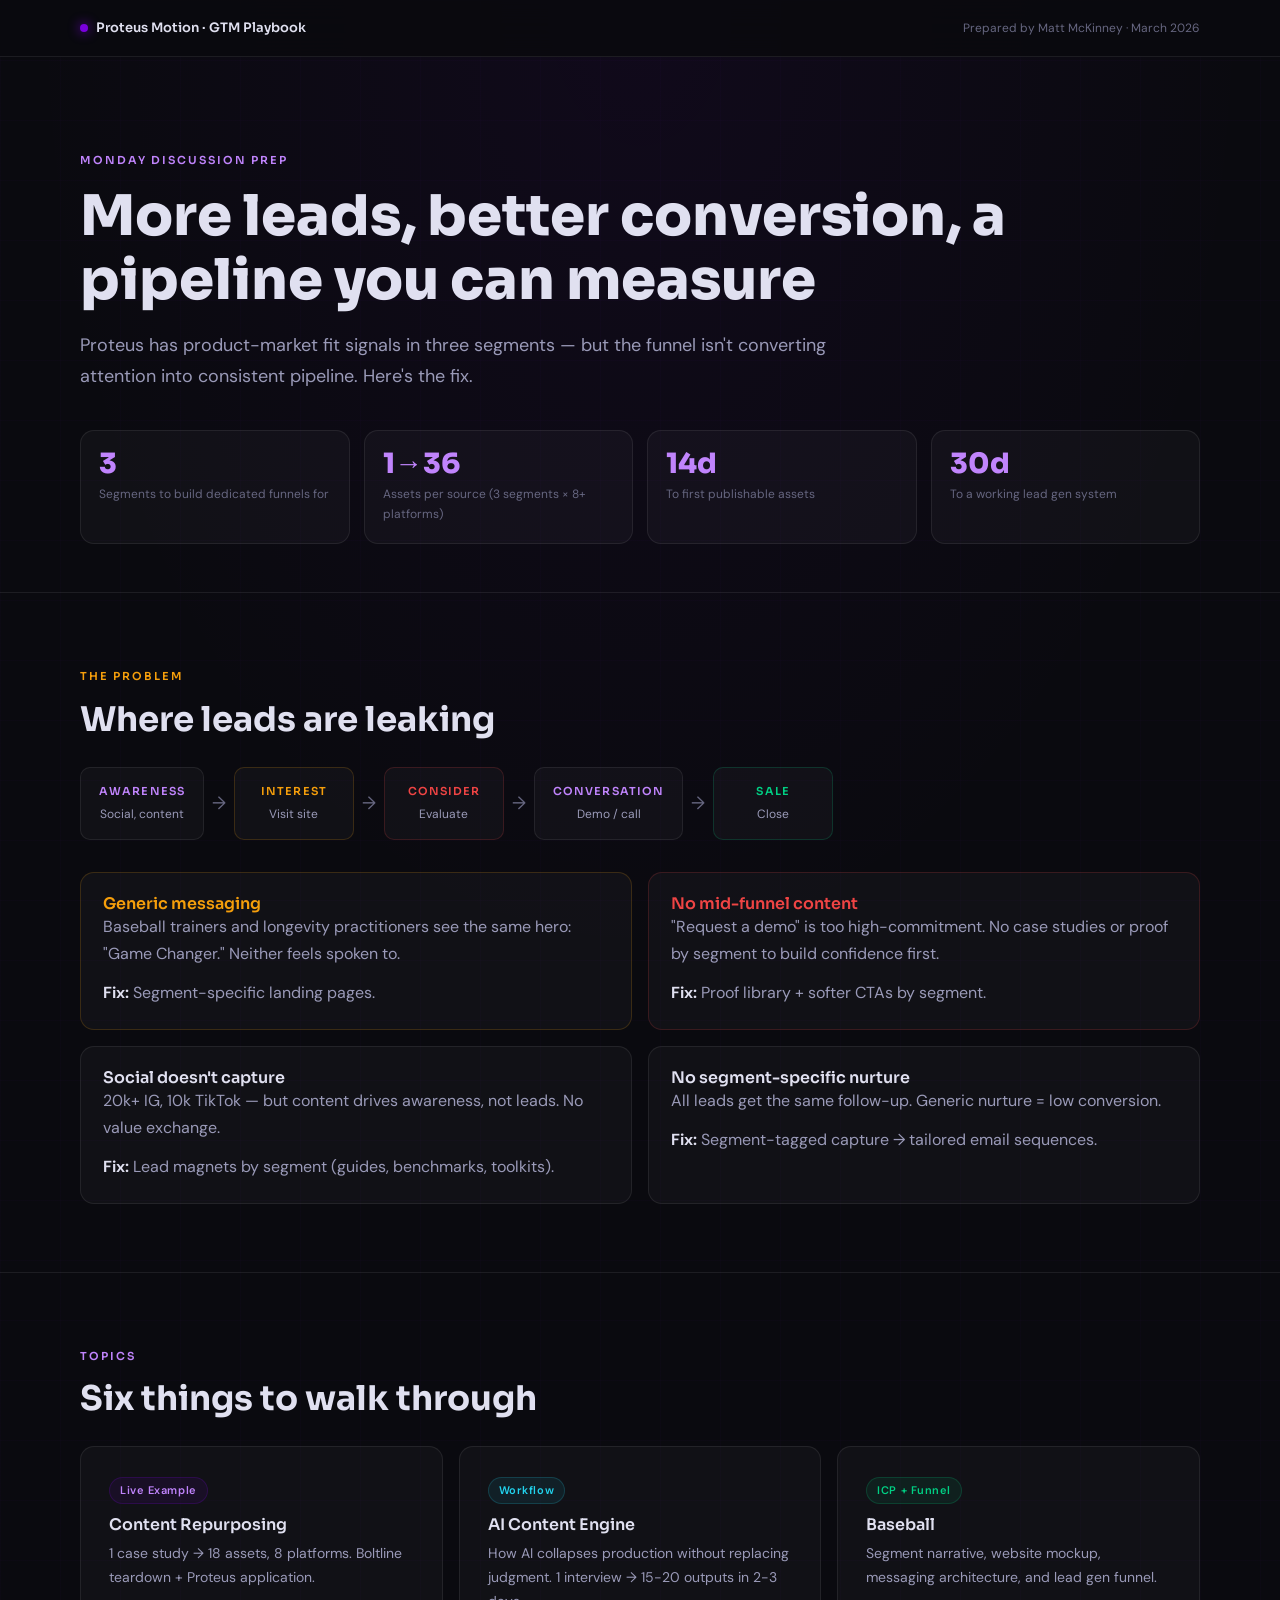
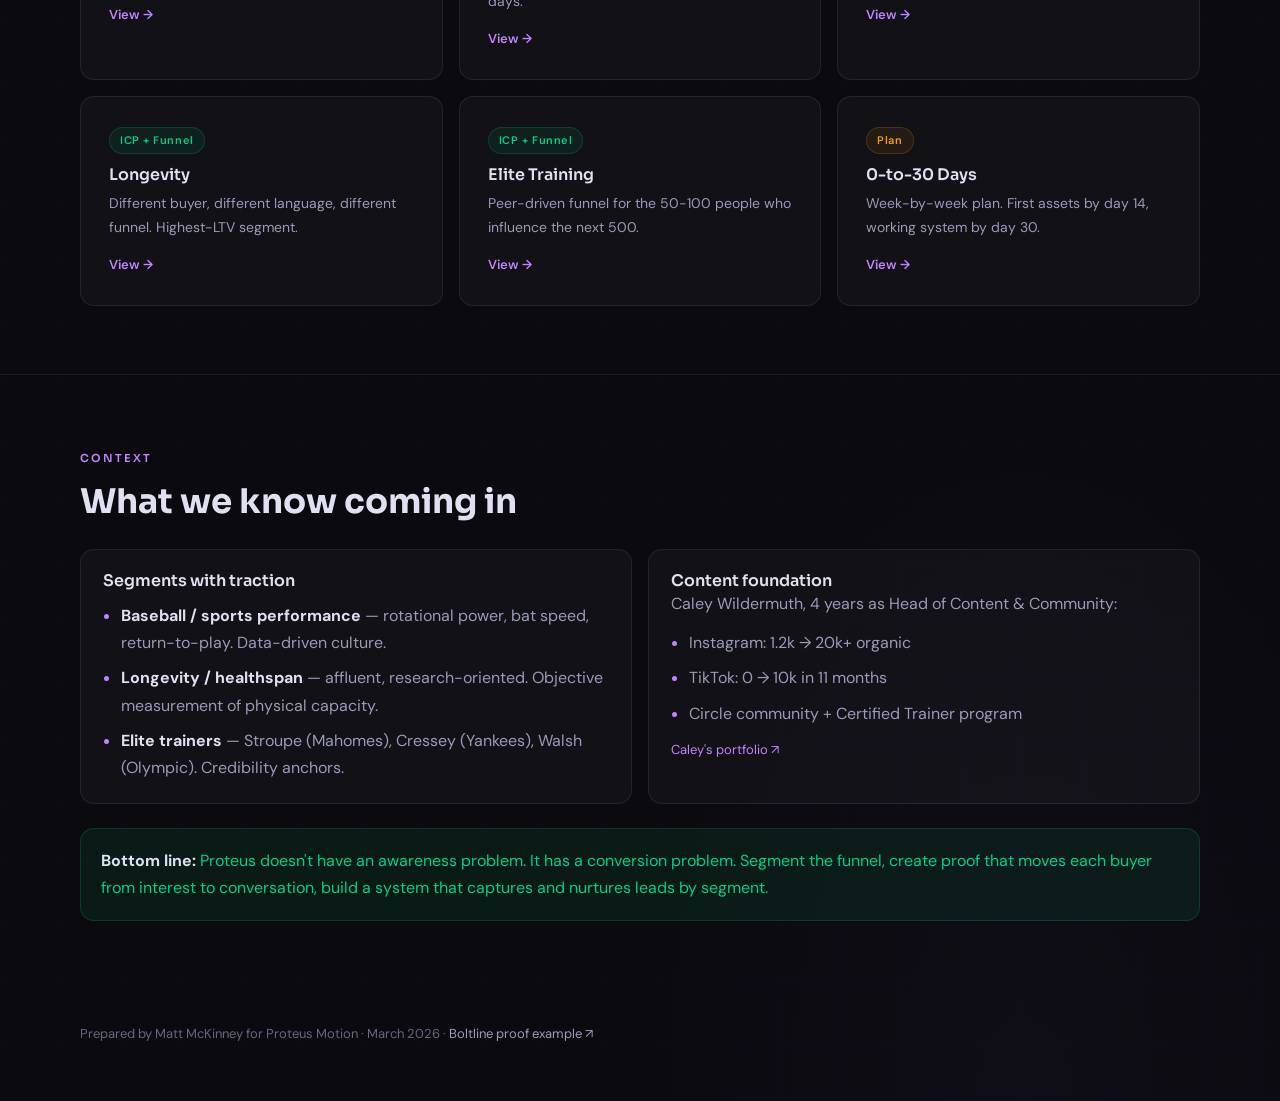
<file: index.html>
<!DOCTYPE html>
<html lang="en">
<head>
  <meta charset="UTF-8" />
  <meta name="viewport" content="width=device-width, initial-scale=1.0" />
  <title>Proteus Motion · GTM Playbook</title>
  <link rel="preconnect" href="https://fonts.googleapis.com" />
  <link rel="preconnect" href="https://fonts.gstatic.com" crossorigin />
  <link href="https://fonts.googleapis.com/css2?family=Sora:wght@300;400;500;600;700;800&family=DM+Sans:wght@300;400;500;600;700&display=swap" rel="stylesheet" />
  <link rel="stylesheet" href="styles.css" />
</head>
<body>
  <nav class="nav">
    <div class="container nav-inner">
      <div class="nav-logo"><span class="dot"></span> Proteus Motion · GTM Playbook</div>
      <div class="nav-note">Prepared by Matt McKinney · March 2026</div>
    </div>
  </nav>

  <header class="hero">
    <div class="container">
      <div class="eyebrow">Monday Discussion Prep</div>
      <h1>More leads, better conversion, a pipeline you can measure</h1>
      <p class="sub">Proteus has product-market fit signals in three segments — but the funnel isn't converting attention into consistent pipeline. Here's the fix.</p>

      <div class="stats">
        <div class="stat">
          <div class="stat-value">3</div>
          <div class="stat-label">Segments to build dedicated funnels for</div>
        </div>
        <div class="stat">
          <div class="stat-value">1&rarr;36</div>
          <div class="stat-label">Assets per source (3 segments &times; 8+ platforms)</div>
        </div>
        <div class="stat">
          <div class="stat-value">14d</div>
          <div class="stat-label">To first publishable assets</div>
        </div>
        <div class="stat">
          <div class="stat-value">30d</div>
          <div class="stat-label">To a working lead gen system</div>
        </div>
      </div>
    </div>
  </header>

  <!-- FUNNEL DIAGNOSIS -->
  <section class="section">
    <div class="container">
      <div class="section-header">
        <div class="eyebrow amber">The Problem</div>
        <h2>Where leads are leaking</h2>
      </div>

      <div class="flow">
        <div class="flow-step"><div class="label">Awareness</div><div class="desc">Social, content</div></div>
        <div class="flow-arrow">&rarr;</div>
        <div class="flow-step" style="border-color:var(--am2);"><div class="label" style="color:var(--am);">Interest</div><div class="desc">Visit site</div></div>
        <div class="flow-arrow">&rarr;</div>
        <div class="flow-step" style="border-color:var(--rd2);"><div class="label" style="color:var(--rd);">Consider</div><div class="desc">Evaluate</div></div>
        <div class="flow-arrow">&rarr;</div>
        <div class="flow-step"><div class="label">Conversation</div><div class="desc">Demo / call</div></div>
        <div class="flow-arrow">&rarr;</div>
        <div class="flow-step" style="border-color:var(--gn2);"><div class="label" style="color:var(--gn);">Sale</div><div class="desc">Close</div></div>
      </div>

      <div class="grid two mt-3">
        <div class="card" style="border-color:var(--am2);">
          <h3 style="color:var(--am);">Generic messaging</h3>
          <p>Baseball trainers and longevity practitioners see the same hero: "Game Changer." Neither feels spoken to.</p>
          <p class="mt-1"><strong>Fix:</strong> Segment-specific landing pages.</p>
        </div>
        <div class="card" style="border-color:var(--rd2);">
          <h3 style="color:var(--rd);">No mid-funnel content</h3>
          <p>"Request a demo" is too high-commitment. No case studies or proof by segment to build confidence first.</p>
          <p class="mt-1"><strong>Fix:</strong> Proof library + softer CTAs by segment.</p>
        </div>
        <div class="card">
          <h3>Social doesn't capture</h3>
          <p>20k+ IG, 10k TikTok — but content drives awareness, not leads. No value exchange.</p>
          <p class="mt-1"><strong>Fix:</strong> Lead magnets by segment (guides, benchmarks, toolkits).</p>
        </div>
        <div class="card">
          <h3>No segment-specific nurture</h3>
          <p>All leads get the same follow-up. Generic nurture = low conversion.</p>
          <p class="mt-1"><strong>Fix:</strong> Segment-tagged capture &rarr; tailored email sequences.</p>
        </div>
      </div>
    </div>
  </section>

  <!-- TOPICS -->
  <section class="section">
    <div class="container">
      <div class="section-header">
        <div class="eyebrow">Topics</div>
        <h2>Six things to walk through</h2>
      </div>

      <div class="grid three" style="grid-template-columns: repeat(3, 1fr);">
        <a class="card-link" href="repurposed-content.html">
          <div class="tag purple">Live Example</div>
          <h3 style="margin-top:12px;">Content Repurposing</h3>
          <p>1 case study &rarr; 18 assets, 8 platforms. Boltline teardown + Proteus application.</p>
          <span class="arrow">View &rarr;</span>
        </a>
        <a class="card-link" href="ai-workflows.html">
          <div class="tag cyan">Workflow</div>
          <h3 style="margin-top:12px;">AI Content Engine</h3>
          <p>How AI collapses production without replacing judgment. 1 interview &rarr; 15-20 outputs in 2-3 days.</p>
          <span class="arrow">View &rarr;</span>
        </a>
        <a class="card-link" href="website-iterations/baseball.html">
          <div class="tag green">ICP + Funnel</div>
          <h3 style="margin-top:12px;">Baseball</h3>
          <p>Segment narrative, website mockup, messaging architecture, and lead gen funnel.</p>
          <span class="arrow">View &rarr;</span>
        </a>
        <a class="card-link" href="website-iterations/longevity.html">
          <div class="tag green">ICP + Funnel</div>
          <h3 style="margin-top:12px;">Longevity</h3>
          <p>Different buyer, different language, different funnel. Highest-LTV segment.</p>
          <span class="arrow">View &rarr;</span>
        </a>
        <a class="card-link" href="website-iterations/elite.html">
          <div class="tag green">ICP + Funnel</div>
          <h3 style="margin-top:12px;">Elite Training</h3>
          <p>Peer-driven funnel for the 50-100 people who influence the next 500.</p>
          <span class="arrow">View &rarr;</span>
        </a>
        <a class="card-link" href="zero-to-thirty.html">
          <div class="tag amber">Plan</div>
          <h3 style="margin-top:12px;">0-to-30 Days</h3>
          <p>Week-by-week plan. First assets by day 14, working system by day 30.</p>
          <span class="arrow">View &rarr;</span>
        </a>
      </div>
    </div>
  </section>

  <!-- CONTEXT -->
  <section class="section">
    <div class="container">
      <div class="section-header">
        <div class="eyebrow">Context</div>
        <h2>What we know coming in</h2>
      </div>

      <div class="grid two">
        <div class="card">
          <h3>Segments with traction</h3>
          <ul class="checklist mt-1">
            <li><strong>Baseball / sports performance</strong> — rotational power, bat speed, return-to-play. Data-driven culture.</li>
            <li><strong>Longevity / healthspan</strong> — affluent, research-oriented. Objective measurement of physical capacity.</li>
            <li><strong>Elite trainers</strong> — Stroupe (Mahomes), Cressey (Yankees), Walsh (Olympic). Credibility anchors.</li>
          </ul>
        </div>
        <div class="card">
          <h3>Content foundation</h3>
          <p>Caley Wildermuth, 4 years as Head of Content & Community:</p>
          <ul class="checklist mt-1">
            <li>Instagram: 1.2k &rarr; 20k+ organic</li>
            <li>TikTok: 0 &rarr; 10k in 11 months</li>
            <li>Circle community + Certified Trainer program</li>
          </ul>
          <p class="meta mt-2"><a href="https://www.contentbycaley.com/pastwork/proteusmotion" target="_blank" rel="noreferrer">Caley's portfolio &nearr;</a></p>
        </div>
      </div>

      <div class="callout green mt-3">
        <p><strong>Bottom line:</strong> Proteus doesn't have an awareness problem. It has a conversion problem. Segment the funnel, create proof that moves each buyer from interest to conversation, build a system that captures and nurtures leads by segment.</p>
      </div>
    </div>
  </section>

  <footer class="footer">
    <div class="container">
      Prepared by Matt McKinney for Proteus Motion &middot; March 2026 &middot; <a href="https://robroyhobbs.github.io/ispace-boltline-content-hub/" target="_blank" rel="noreferrer">Boltline proof example &nearr;</a>
    </div>
  </footer>
</body>
</html>
</file>
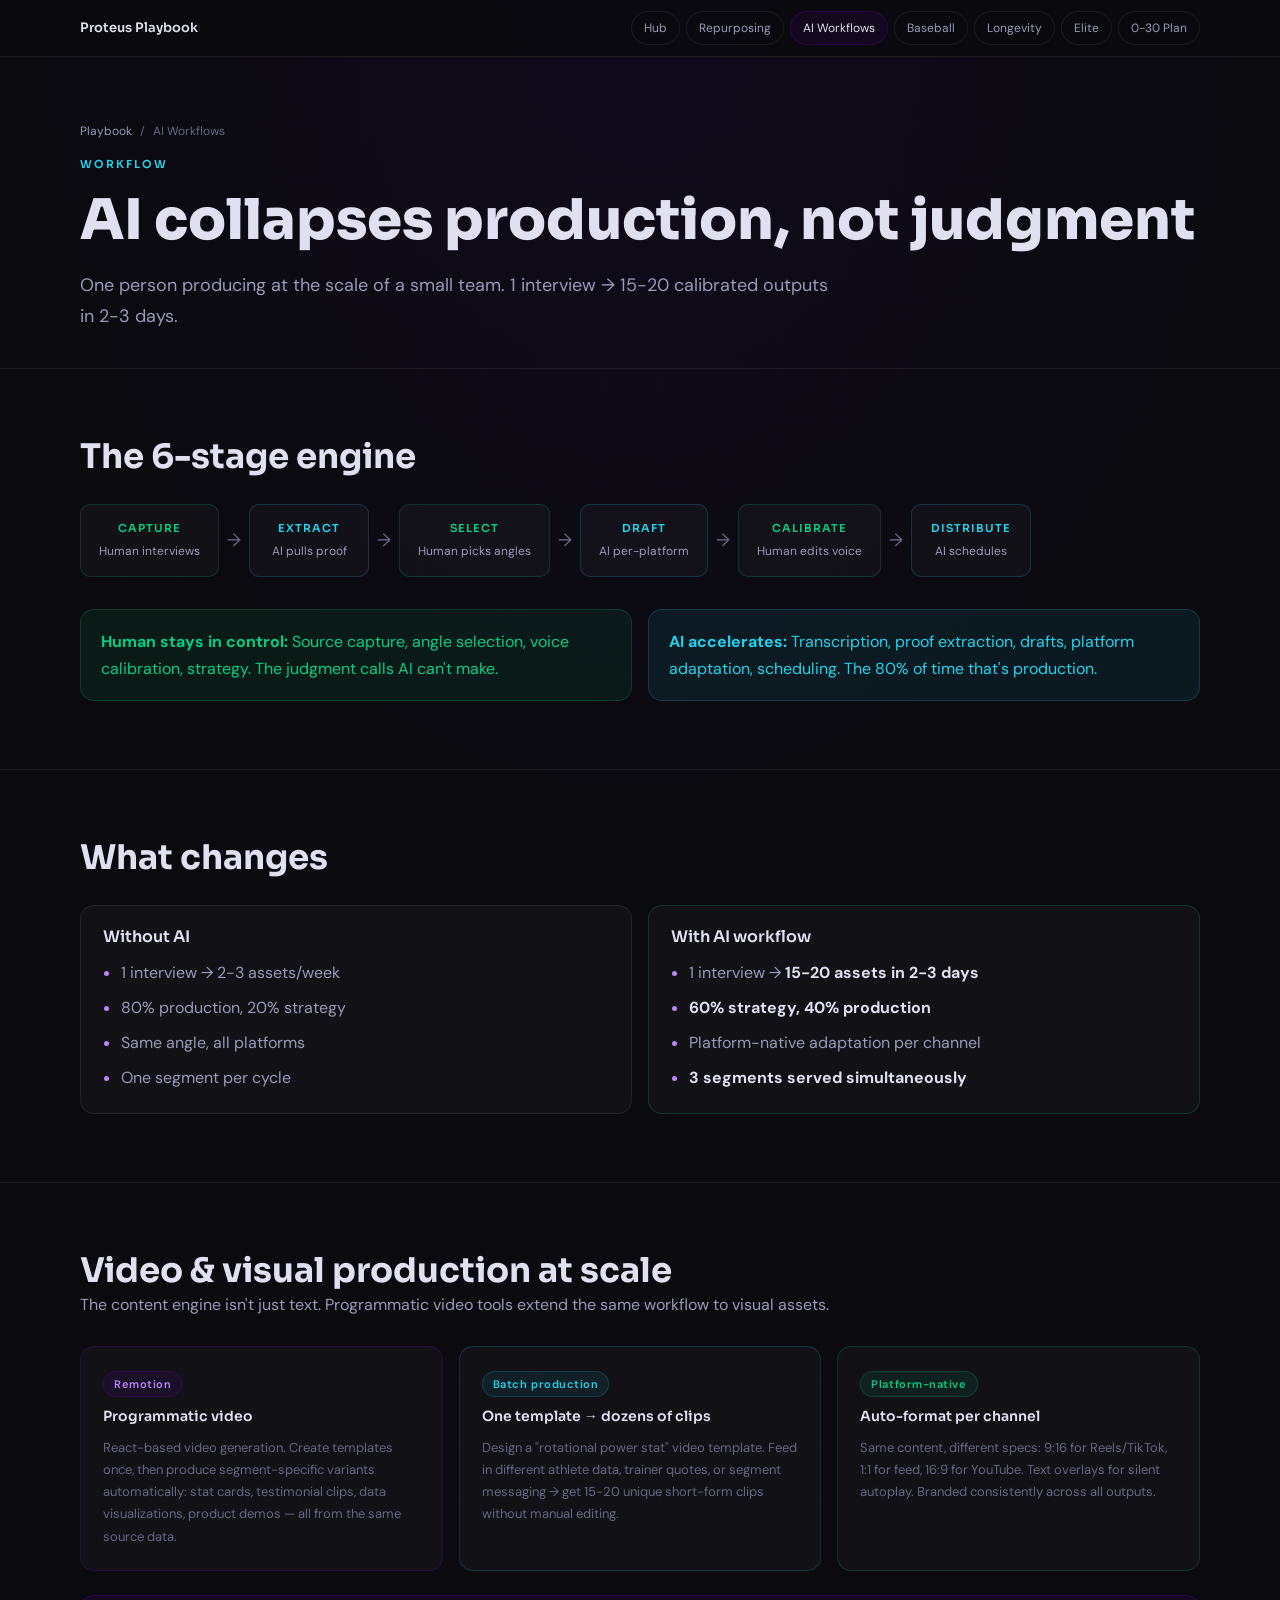
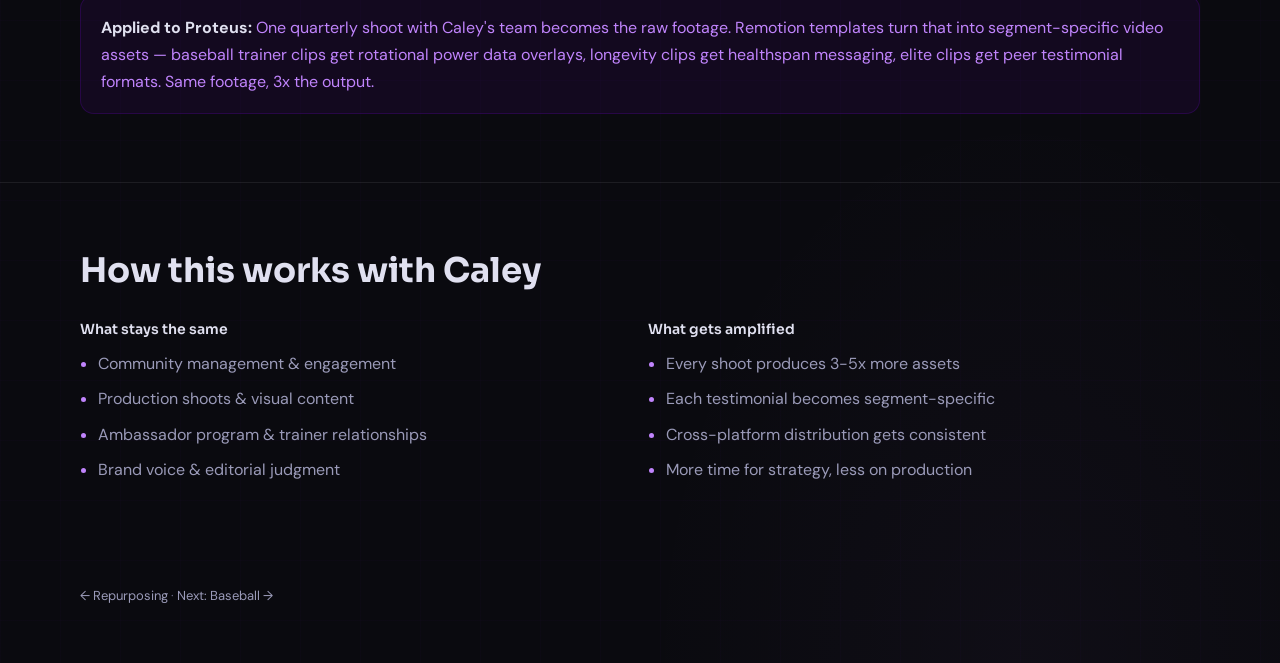
<file: ai-workflows.html>
<!doctype html>
<html lang="en">
  <head>
    <meta charset="UTF-8" />
    <meta name="viewport" content="width=device-width, initial-scale=1.0" />
    <title>AI Workflows · Proteus Playbook</title>
    <link rel="preconnect" href="https://fonts.googleapis.com" />
    <link rel="preconnect" href="https://fonts.gstatic.com" crossorigin />
    <link
      href="https://fonts.googleapis.com/css2?family=Sora:wght@300;400;500;600;700;800&family=DM+Sans:wght@300;400;500;600;700&display=swap"
      rel="stylesheet"
    />
    <link rel="stylesheet" href="styles.css" />
  </head>
  <body>
    <nav class="nav">
      <div class="container nav-inner">
        <div class="nav-logo">
          <a href="index.html" style="color: inherit"
            ><span class="dot"></span> Proteus Playbook</a
          >
        </div>
        <div class="nav-links">
          <a href="index.html">Hub</a>
          <a href="repurposed-content.html">Repurposing</a>
          <a href="ai-workflows.html" class="active">AI Workflows</a>
          <a href="website-iterations/baseball.html">Baseball</a>
          <a href="website-iterations/longevity.html">Longevity</a>
          <a href="website-iterations/elite.html">Elite</a>
          <a href="zero-to-thirty.html">0-30 Plan</a>
        </div>
      </div>
    </nav>

    <header class="hero-compact">
      <div class="container">
        <div class="breadcrumb">
          <a href="index.html">Playbook</a> <span class="sep">/</span> AI
          Workflows
        </div>
        <div class="eyebrow cyan">Workflow</div>
        <h1>AI collapses production, not judgment</h1>
        <p class="sub">
          One person producing at the scale of a small team. 1 interview &rarr;
          15-20 calibrated outputs in 2-3 days.
        </p>
      </div>
    </header>

    <section class="section">
      <div class="container">
        <div class="section-header">
          <h2>The 6-stage engine</h2>
        </div>

        <div class="flow">
          <div class="flow-step" style="border-color: var(--gn2)">
            <div class="label" style="color: var(--gn)">Capture</div>
            <div class="desc">Human interviews</div>
          </div>
          <div class="flow-arrow">&rarr;</div>
          <div class="flow-step" style="border-color: var(--cy2)">
            <div class="label" style="color: var(--cy)">Extract</div>
            <div class="desc">AI pulls proof</div>
          </div>
          <div class="flow-arrow">&rarr;</div>
          <div class="flow-step" style="border-color: var(--gn2)">
            <div class="label" style="color: var(--gn)">Select</div>
            <div class="desc">Human picks angles</div>
          </div>
          <div class="flow-arrow">&rarr;</div>
          <div class="flow-step" style="border-color: var(--cy2)">
            <div class="label" style="color: var(--cy)">Draft</div>
            <div class="desc">AI per-platform</div>
          </div>
          <div class="flow-arrow">&rarr;</div>
          <div class="flow-step" style="border-color: var(--gn2)">
            <div class="label" style="color: var(--gn)">Calibrate</div>
            <div class="desc">Human edits voice</div>
          </div>
          <div class="flow-arrow">&rarr;</div>
          <div class="flow-step" style="border-color: var(--cy2)">
            <div class="label" style="color: var(--cy)">Distribute</div>
            <div class="desc">AI schedules</div>
          </div>
        </div>

        <div class="grid two mt-3">
          <div class="callout green">
            <p>
              <strong style="color: var(--gn)">Human stays in control:</strong>
              Source capture, angle selection, voice calibration, strategy. The
              judgment calls AI can't make.
            </p>
          </div>
          <div class="callout cyan">
            <p>
              <strong style="color: var(--cy)">AI accelerates:</strong>
              Transcription, proof extraction, drafts, platform adaptation,
              scheduling. The 80% of time that's production.
            </p>
          </div>
        </div>
      </div>
    </section>

    <section class="section">
      <div class="container">
        <div class="section-header">
          <h2>What changes</h2>
        </div>

        <div class="grid two">
          <div class="card">
            <h3>Without AI</h3>
            <ul class="checklist">
              <li>1 interview &rarr; 2-3 assets/week</li>
              <li>80% production, 20% strategy</li>
              <li>Same angle, all platforms</li>
              <li>One segment per cycle</li>
            </ul>
          </div>
          <div class="card" style="border-color: var(--gn2)">
            <h3>With AI workflow</h3>
            <ul class="checklist">
              <li>
                1 interview &rarr; <strong>15-20 assets in 2-3 days</strong>
              </li>
              <li><strong>60% strategy, 40% production</strong></li>
              <li>Platform-native adaptation per channel</li>
              <li><strong>3 segments served simultaneously</strong></li>
            </ul>
          </div>
        </div>
      </div>
    </section>

    <!-- VIDEO + VISUAL PRODUCTION -->
    <section class="section">
      <div class="container">
        <div class="section-header">
          <h2>Video &amp; visual production at scale</h2>
          <p>
            The content engine isn't just text. Programmatic video tools extend
            the same workflow to visual assets.
          </p>
        </div>

        <div class="grid three">
          <div class="card" style="border-color: var(--ac2)">
            <div class="tag purple">Remotion</div>
            <h4 class="mt-1">Programmatic video</h4>
            <p class="small mt-1">
              React-based video generation. Create templates once, then produce
              segment-specific variants automatically: stat cards, testimonial
              clips, data visualizations, product demos — all from the same
              source data.
            </p>
          </div>
          <div class="card" style="border-color: var(--cy2)">
            <div class="tag cyan">Batch production</div>
            <h4 class="mt-1">One template &rarr; dozens of clips</h4>
            <p class="small mt-1">
              Design a "rotational power stat" video template. Feed in different
              athlete data, trainer quotes, or segment messaging &rarr; get
              15-20 unique short-form clips without manual editing.
            </p>
          </div>
          <div class="card" style="border-color: var(--gn2)">
            <div class="tag green">Platform-native</div>
            <h4 class="mt-1">Auto-format per channel</h4>
            <p class="small mt-1">
              Same content, different specs: 9:16 for Reels/TikTok, 1:1 for
              feed, 16:9 for YouTube. Text overlays for silent autoplay. Branded
              consistently across all outputs.
            </p>
          </div>
        </div>

        <div class="callout mt-3">
          <p>
            <strong>Applied to Proteus:</strong> One quarterly shoot with
            Caley's team becomes the raw footage. Remotion templates turn that
            into segment-specific video assets — baseball trainer clips get
            rotational power data overlays, longevity clips get healthspan
            messaging, elite clips get peer testimonial formats. Same footage,
            3x the output.
          </p>
        </div>
      </div>
    </section>

    <section class="section">
      <div class="container">
        <div class="section-header">
          <h2>How this works with Caley</h2>
        </div>

        <div class="grid two">
          <div>
            <h4>What stays the same</h4>
            <ul class="checklist mt-1">
              <li>Community management & engagement</li>
              <li>Production shoots & visual content</li>
              <li>Ambassador program & trainer relationships</li>
              <li>Brand voice & editorial judgment</li>
            </ul>
          </div>
          <div>
            <h4>What gets amplified</h4>
            <ul class="checklist mt-1">
              <li>Every shoot produces 3-5x more assets</li>
              <li>Each testimonial becomes segment-specific</li>
              <li>Cross-platform distribution gets consistent</li>
              <li>More time for strategy, less on production</li>
            </ul>
          </div>
        </div>
      </div>
    </section>

    <footer class="footer">
      <div class="container">
        <a href="repurposed-content.html">&larr; Repurposing</a> &middot;
        <a href="website-iterations/baseball.html">Next: Baseball &rarr;</a>
      </div>
    </footer>
  </body>
</html>
</file>
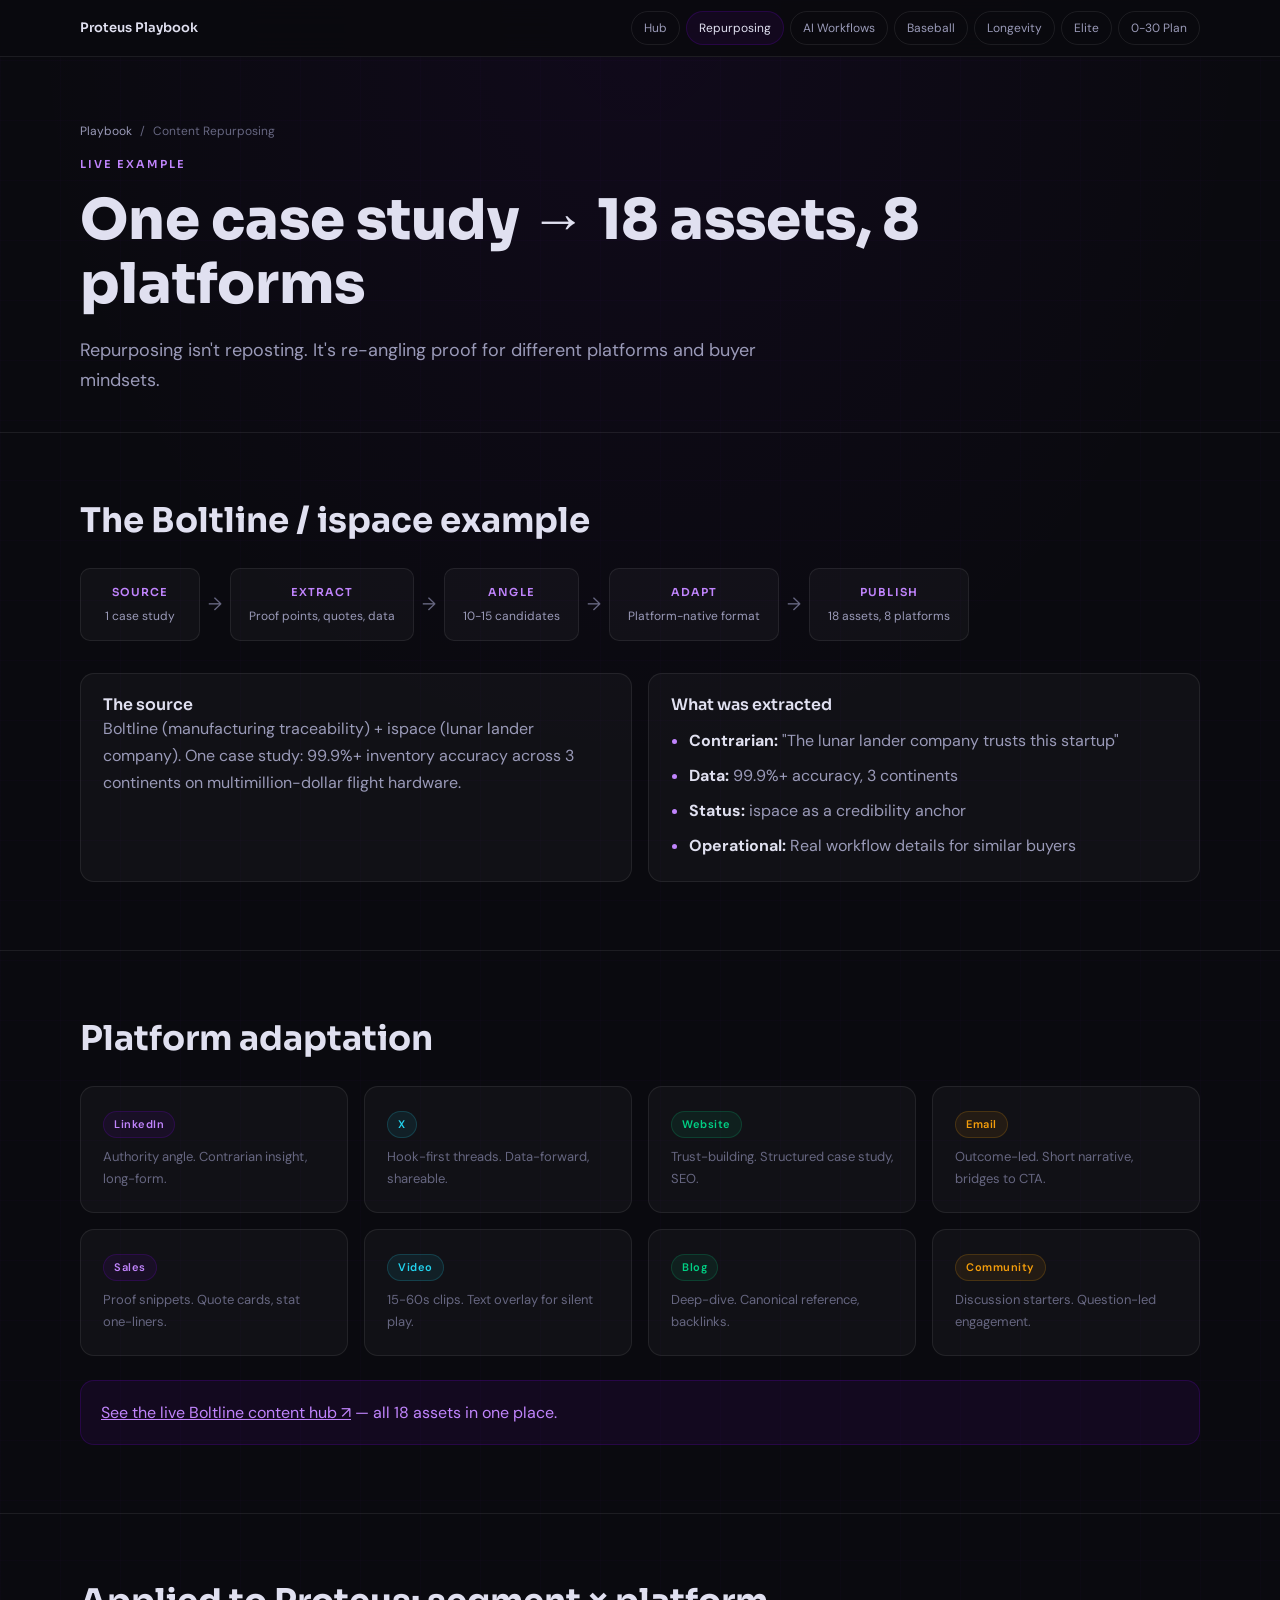
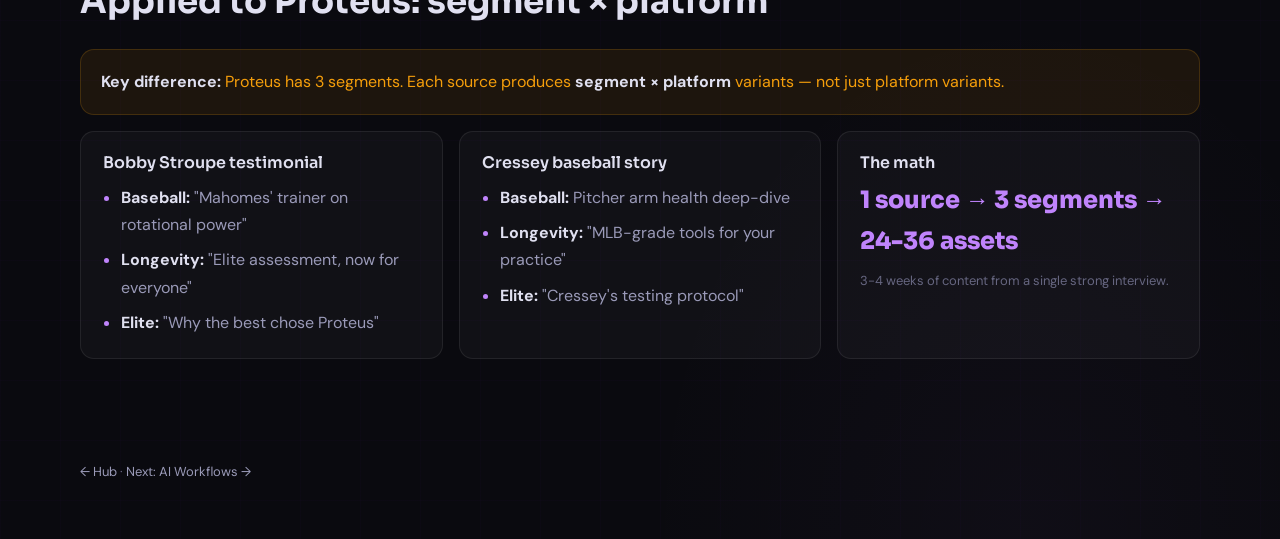
<file: repurposed-content.html>
<!DOCTYPE html>
<html lang="en">
<head>
  <meta charset="UTF-8" />
  <meta name="viewport" content="width=device-width, initial-scale=1.0" />
  <title>Content Repurposing · Proteus Playbook</title>
  <link rel="preconnect" href="https://fonts.googleapis.com" />
  <link rel="preconnect" href="https://fonts.gstatic.com" crossorigin />
  <link href="https://fonts.googleapis.com/css2?family=Sora:wght@300;400;500;600;700;800&family=DM+Sans:wght@300;400;500;600;700&display=swap" rel="stylesheet" />
  <link rel="stylesheet" href="styles.css" />
</head>
<body>
  <nav class="nav">
    <div class="container nav-inner">
      <div class="nav-logo"><a href="index.html" style="color:inherit;"><span class="dot"></span> Proteus Playbook</a></div>
      <div class="nav-links">
        <a href="index.html">Hub</a>
        <a href="repurposed-content.html" class="active">Repurposing</a>
        <a href="ai-workflows.html">AI Workflows</a>
        <a href="website-iterations/baseball.html">Baseball</a>
        <a href="website-iterations/longevity.html">Longevity</a>
        <a href="website-iterations/elite.html">Elite</a>
        <a href="zero-to-thirty.html">0-30 Plan</a>
      </div>
    </div>
  </nav>

  <header class="hero-compact">
    <div class="container">
      <div class="breadcrumb"><a href="index.html">Playbook</a> <span class="sep">/</span> Content Repurposing</div>
      <div class="eyebrow">Live Example</div>
      <h1>One case study &rarr; 18 assets, 8 platforms</h1>
      <p class="sub">Repurposing isn't reposting. It's re-angling proof for different platforms and buyer mindsets.</p>
    </div>
  </header>

  <section class="section">
    <div class="container">
      <div class="section-header">
        <h2>The Boltline / ispace example</h2>
      </div>

      <div class="flow">
        <div class="flow-step"><div class="label">Source</div><div class="desc">1 case study</div></div>
        <div class="flow-arrow">&rarr;</div>
        <div class="flow-step"><div class="label">Extract</div><div class="desc">Proof points, quotes, data</div></div>
        <div class="flow-arrow">&rarr;</div>
        <div class="flow-step"><div class="label">Angle</div><div class="desc">10-15 candidates</div></div>
        <div class="flow-arrow">&rarr;</div>
        <div class="flow-step"><div class="label">Adapt</div><div class="desc">Platform-native format</div></div>
        <div class="flow-arrow">&rarr;</div>
        <div class="flow-step"><div class="label">Publish</div><div class="desc">18 assets, 8 platforms</div></div>
      </div>

      <div class="grid two mt-3">
        <div class="card">
          <h3>The source</h3>
          <p>Boltline (manufacturing traceability) + ispace (lunar lander company). One case study: 99.9%+ inventory accuracy across 3 continents on multimillion-dollar flight hardware.</p>
        </div>
        <div class="card">
          <h3>What was extracted</h3>
          <ul class="checklist">
            <li><strong>Contrarian:</strong> "The lunar lander company trusts this startup"</li>
            <li><strong>Data:</strong> 99.9%+ accuracy, 3 continents</li>
            <li><strong>Status:</strong> ispace as a credibility anchor</li>
            <li><strong>Operational:</strong> Real workflow details for similar buyers</li>
          </ul>
        </div>
      </div>
    </div>
  </section>

  <section class="section">
    <div class="container">
      <div class="section-header">
        <h2>Platform adaptation</h2>
      </div>

      <div class="grid four">
        <div class="card"><div class="tag purple">LinkedIn</div><p class="small mt-1">Authority angle. Contrarian insight, long-form.</p></div>
        <div class="card"><div class="tag cyan">X</div><p class="small mt-1">Hook-first threads. Data-forward, shareable.</p></div>
        <div class="card"><div class="tag green">Website</div><p class="small mt-1">Trust-building. Structured case study, SEO.</p></div>
        <div class="card"><div class="tag amber">Email</div><p class="small mt-1">Outcome-led. Short narrative, bridges to CTA.</p></div>
        <div class="card"><div class="tag purple">Sales</div><p class="small mt-1">Proof snippets. Quote cards, stat one-liners.</p></div>
        <div class="card"><div class="tag cyan">Video</div><p class="small mt-1">15-60s clips. Text overlay for silent play.</p></div>
        <div class="card"><div class="tag green">Blog</div><p class="small mt-1">Deep-dive. Canonical reference, backlinks.</p></div>
        <div class="card"><div class="tag amber">Community</div><p class="small mt-1">Discussion starters. Question-led engagement.</p></div>
      </div>

      <div class="callout mt-3">
        <p><a href="https://robroyhobbs.github.io/ispace-boltline-content-hub/" target="_blank" rel="noreferrer" style="color:inherit; text-decoration:underline;">See the live Boltline content hub &nearr;</a> — all 18 assets in one place.</p>
      </div>
    </div>
  </section>

  <section class="section">
    <div class="container">
      <div class="section-header">
        <h2>Applied to Proteus: segment &times; platform</h2>
      </div>

      <div class="callout amber mb-2">
        <p><strong>Key difference:</strong> Proteus has 3 segments. Each source produces <strong>segment &times; platform</strong> variants — not just platform variants.</p>
      </div>

      <div class="grid three">
        <div class="card">
          <h3>Bobby Stroupe testimonial</h3>
          <ul class="checklist mt-1">
            <li><strong>Baseball:</strong> "Mahomes' trainer on rotational power"</li>
            <li><strong>Longevity:</strong> "Elite assessment, now for everyone"</li>
            <li><strong>Elite:</strong> "Why the best chose Proteus"</li>
          </ul>
        </div>
        <div class="card">
          <h3>Cressey baseball story</h3>
          <ul class="checklist mt-1">
            <li><strong>Baseball:</strong> Pitcher arm health deep-dive</li>
            <li><strong>Longevity:</strong> "MLB-grade tools for your practice"</li>
            <li><strong>Elite:</strong> "Cressey's testing protocol"</li>
          </ul>
        </div>
        <div class="card">
          <h3>The math</h3>
          <div style="margin-top:8px;">
            <div style="font-family:'Sora'; font-size:24px; font-weight:800; color:var(--acl);">1 source &rarr; 3 segments &rarr; 24-36 assets</div>
            <p class="small mt-1">3-4 weeks of content from a single strong interview.</p>
          </div>
        </div>
      </div>
    </div>
  </section>

  <footer class="footer">
    <div class="container">
      <a href="index.html">&larr; Hub</a> &middot; <a href="ai-workflows.html">Next: AI Workflows &rarr;</a>
    </div>
  </footer>
</body>
</html>
</file>
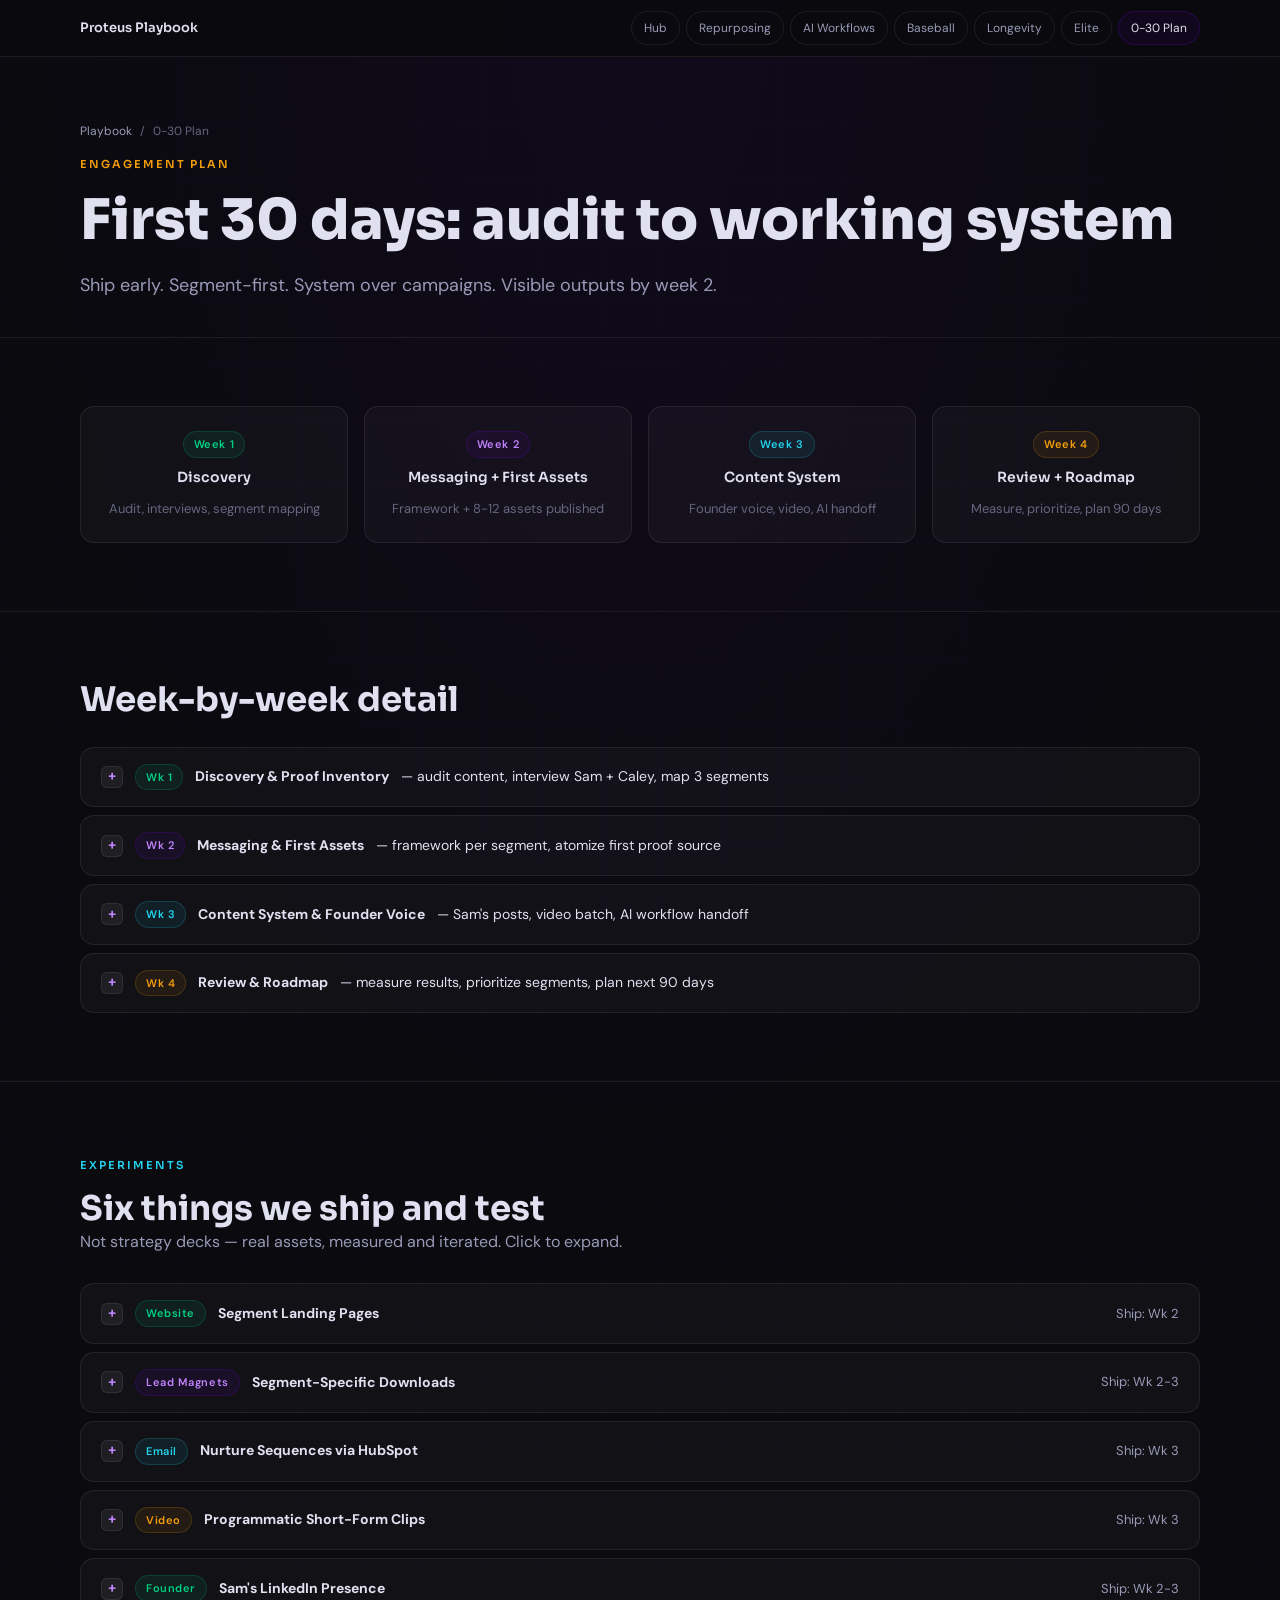
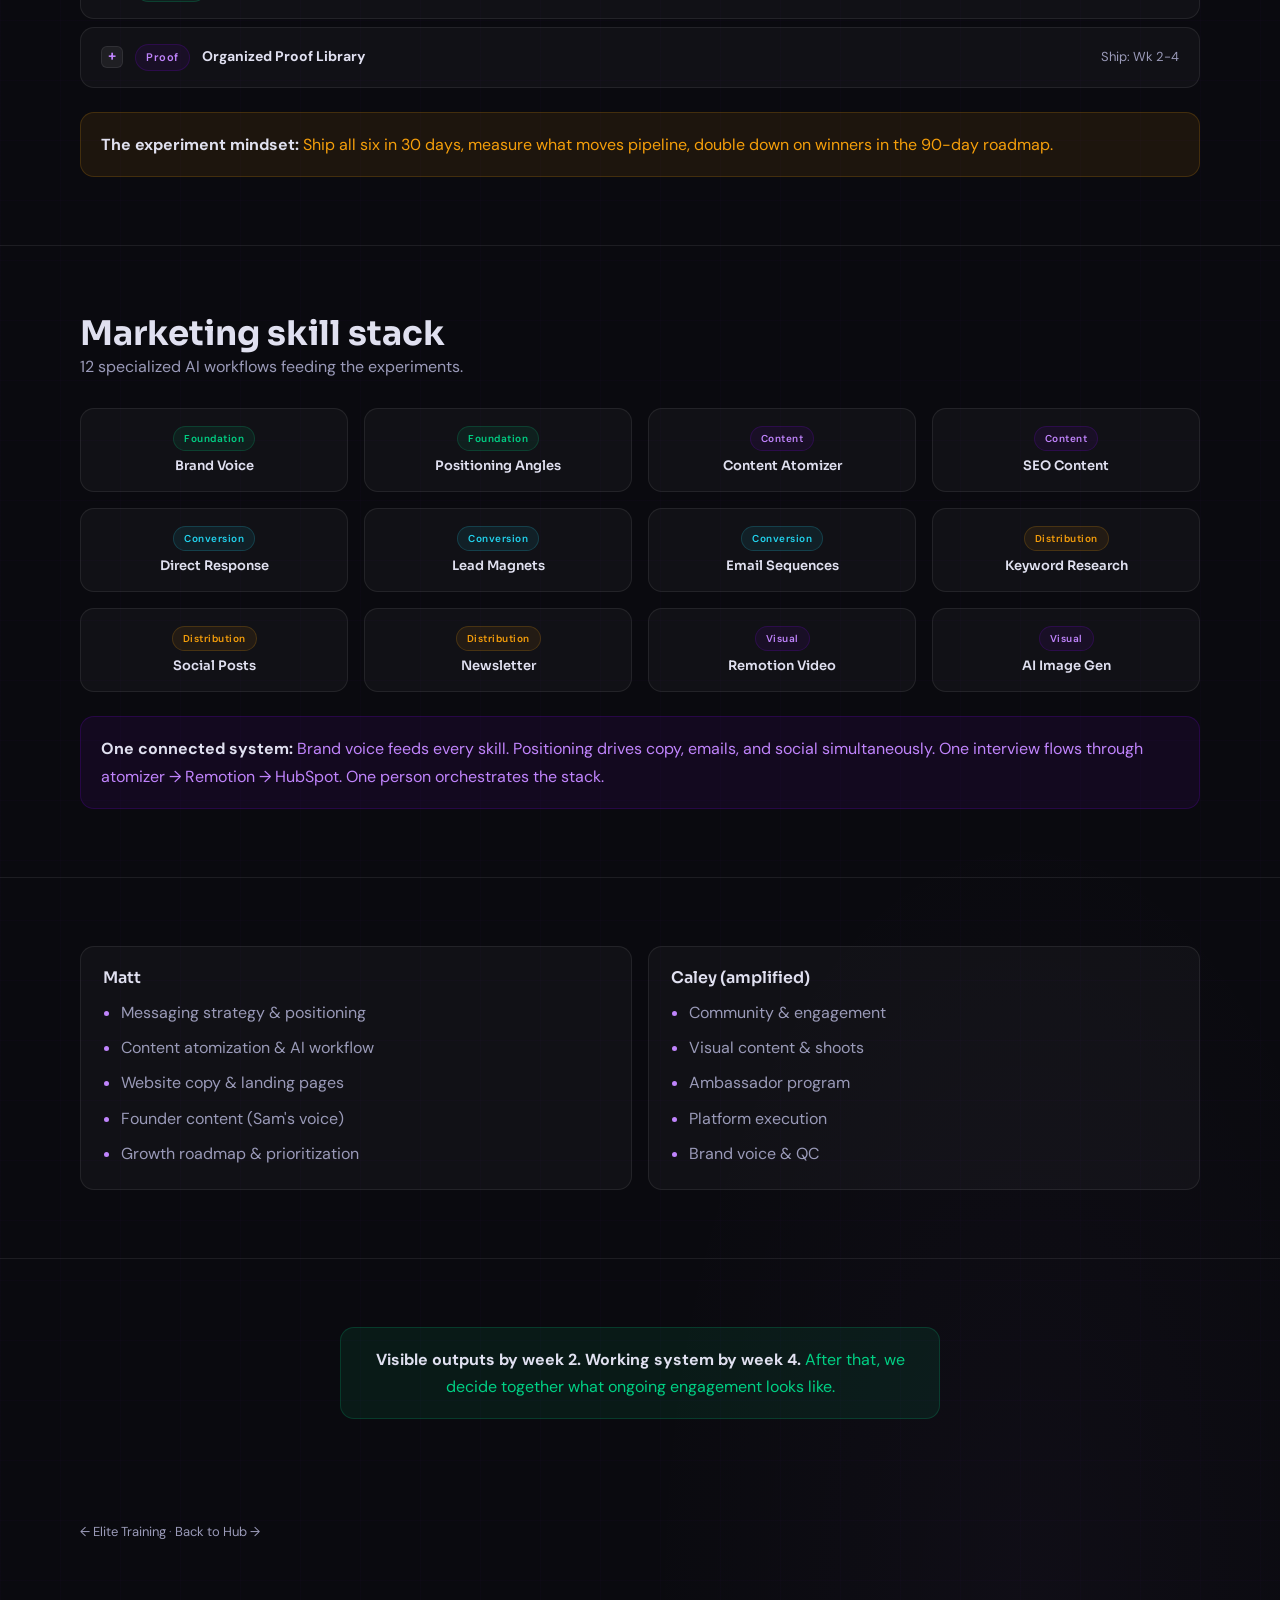
<file: zero-to-thirty.html>
<!DOCTYPE html>
<html lang="en">
<head>
  <meta charset="UTF-8" />
  <meta name="viewport" content="width=device-width, initial-scale=1.0" />
  <title>0-to-30 Day Plan · Proteus Playbook</title>
  <link rel="preconnect" href="https://fonts.googleapis.com" />
  <link rel="preconnect" href="https://fonts.gstatic.com" crossorigin />
  <link href="https://fonts.googleapis.com/css2?family=Sora:wght@300;400;500;600;700;800&family=DM+Sans:wght@300;400;500;600;700&display=swap" rel="stylesheet" />
  <link rel="stylesheet" href="styles.css" />
  <style>
    details { border: 1px solid var(--bd); border-radius: var(--r); background: var(--sf); }
    details + details { margin-top: 8px; }
    summary {
      padding: 16px 20px;
      cursor: pointer;
      display: flex;
      align-items: center;
      gap: 12px;
      font-size: 14px;
      color: var(--tx);
      list-style: none;
    }
    summary::-webkit-details-marker { display: none; }
    summary::before {
      content: '+';
      display: inline-flex;
      align-items: center;
      justify-content: center;
      width: 22px;
      height: 22px;
      border-radius: 6px;
      background: var(--sf2);
      border: 1px solid var(--bd);
      font-family: 'Sora', sans-serif;
      font-size: 14px;
      font-weight: 600;
      color: var(--acl);
      flex-shrink: 0;
      transition: all .2s;
    }
    details[open] > summary::before { content: '−'; background: var(--acg); border-color: var(--ac2); }
    details[open] > summary { border-bottom: 1px solid var(--bd); }
    .detail-body { padding: 20px; }
    .summary-meta { margin-left: auto; display: flex; gap: 8px; align-items: center; }
  </style>
</head>
<body>
  <nav class="nav">
    <div class="container nav-inner">
      <div class="nav-logo"><a href="index.html" style="color:inherit;"><span class="dot"></span> Proteus Playbook</a></div>
      <div class="nav-links">
        <a href="index.html">Hub</a>
        <a href="repurposed-content.html">Repurposing</a>
        <a href="ai-workflows.html">AI Workflows</a>
        <a href="website-iterations/baseball.html">Baseball</a>
        <a href="website-iterations/longevity.html">Longevity</a>
        <a href="website-iterations/elite.html">Elite</a>
        <a href="zero-to-thirty.html" class="active">0-30 Plan</a>
      </div>
    </div>
  </nav>

  <header class="hero-compact">
    <div class="container">
      <div class="breadcrumb"><a href="index.html">Playbook</a> <span class="sep">/</span> 0-30 Plan</div>
      <div class="eyebrow amber">Engagement Plan</div>
      <h1>First 30 days: audit to working system</h1>
      <p class="sub">Ship early. Segment-first. System over campaigns. Visible outputs by week 2.</p>
    </div>
  </header>

  <!-- AT A GLANCE -->
  <section class="section">
    <div class="container">
      <div class="grid four">
        <div class="card text-center">
          <div class="tag green" style="margin-bottom:8px;">Week 1</div>
          <h4>Discovery</h4>
          <p class="small mt-1">Audit, interviews, segment mapping</p>
        </div>
        <div class="card text-center">
          <div class="tag purple" style="margin-bottom:8px;">Week 2</div>
          <h4>Messaging + First Assets</h4>
          <p class="small mt-1">Framework + 8-12 assets published</p>
        </div>
        <div class="card text-center">
          <div class="tag cyan" style="margin-bottom:8px;">Week 3</div>
          <h4>Content System</h4>
          <p class="small mt-1">Founder voice, video, AI handoff</p>
        </div>
        <div class="card text-center">
          <div class="tag amber" style="margin-bottom:8px;">Week 4</div>
          <h4>Review + Roadmap</h4>
          <p class="small mt-1">Measure, prioritize, plan 90 days</p>
        </div>
      </div>
    </div>
  </section>

  <!-- TIMELINE (expandable) -->
  <section class="section">
    <div class="container">
      <div class="section-header">
        <h2>Week-by-week detail</h2>
      </div>

      <details>
        <summary>
          <div class="tag green">Wk 1</div>
          <strong>Discovery & Proof Inventory</strong> — audit content, interview Sam + Caley, map 3 segments
        </summary>
        <div class="detail-body">
          <ul class="checklist">
            <li>Audit all content: site, social, testimonials, video, founder appearances</li>
            <li>Interview Sam + Caley: what proof exists, what's missing, what works in sales</li>
            <li>Map 3 wedges: who buys, why, what proof moves them</li>
            <li>Assess website messaging against each segment</li>
          </ul>
          <p class="small mt-2"><strong>Delivers:</strong> Proof inventory + segment map + audit findings</p>
        </div>
      </details>

      <details>
        <summary>
          <div class="tag purple">Wk 2</div>
          <strong>Messaging & First Assets</strong> — framework per segment, atomize first proof source
        </summary>
        <div class="detail-body">
          <ul class="checklist">
            <li>Segment messaging framework: headline, value prop, proof stack, objection handling per wedge</li>
            <li>Atomize strongest proof source into 8-12 assets</li>
            <li>Draft website recommendations for top-priority segment</li>
            <li>Set up AI content workflow with Caley</li>
          </ul>
          <p class="small mt-2"><strong>Delivers:</strong> Messaging framework (3 segments) + first content pack (8-12 assets)</p>
        </div>
      </details>

      <details>
        <summary>
          <div class="tag cyan">Wk 3</div>
          <strong>Content System & Founder Voice</strong> — Sam's posts, video batch, AI workflow handoff
        </summary>
        <div class="detail-body">
          <ul class="checklist">
            <li>Founder content sequence: 3-5 posts from Sam's POV</li>
            <li>Walk Caley through AI workflow</li>
            <li>First segment landing page copy</li>
            <li>Atomize second proof source for different segment</li>
          </ul>
          <p class="small mt-2"><strong>Delivers:</strong> Founder content + landing page copy + second content pack + AI workflow handoff</p>
        </div>
      </details>

      <details>
        <summary>
          <div class="tag amber">Wk 4</div>
          <strong>Review & Roadmap</strong> — measure results, prioritize segments, plan next 90 days
        </summary>
        <div class="detail-body">
          <ul class="checklist">
            <li>Review performance signals from published content</li>
            <li>90-day content and growth roadmap by segment</li>
            <li>Prioritize: which wedge to double down, what proof to capture next</li>
            <li>Define ongoing engagement based on what we've learned</li>
          </ul>
          <p class="small mt-2"><strong>Delivers:</strong> Performance review + 90-day roadmap + engagement recommendation</p>
        </div>
      </details>
    </div>
  </section>

  <!-- 6 EXPERIMENTS -->
  <section class="section">
    <div class="container">
      <div class="section-header">
        <div class="eyebrow cyan">Experiments</div>
        <h2>Six things we ship and test</h2>
        <p>Not strategy decks — real assets, measured and iterated. Click to expand.</p>
      </div>

      <details>
        <summary>
          <div class="tag green">Website</div>
          <strong>Segment Landing Pages</strong>
          <span class="summary-meta"><span class="small" style="color:var(--dim);">Ship: Wk 2</span></span>
        </summary>
        <div class="detail-body">
          <ul class="checklist">
            <li><strong>Build:</strong> 3 dedicated pages — /baseball, /longevity, /elite — segment-specific hero, proof, and CTA</li>
            <li><strong>Test:</strong> Route traffic by segment, compare conversion vs. generic homepage</li>
            <li><strong>Tools:</strong> HTML/CSS or Next.js + Tailwind. v0 for prototyping. Claude for copy.</li>
          </ul>
        </div>
      </details>

      <details>
        <summary>
          <div class="tag purple">Lead Magnets</div>
          <strong>Segment-Specific Downloads</strong>
          <span class="summary-meta"><span class="small" style="color:var(--dim);">Ship: Wk 2-3</span></span>
        </summary>
        <div class="detail-body">
          <ul class="checklist">
            <li><strong>"Baseball Trainer's Guide to 3D Assessment"</strong> — protocols, data screenshots, what traditional tools miss</li>
            <li><strong>"Healthspan Benchmarks Report"</strong> — functional capacity by age, trained vs. untrained</li>
            <li><strong>"Advanced 3D Protocols"</strong> — real protocols from Stroupe, Cressey, Walsh (elite)</li>
            <li><strong>Tools:</strong> Claude for content. Puppeteer/React-PDF for branded PDF. AI image gen for data viz.</li>
          </ul>
        </div>
      </details>

      <details>
        <summary>
          <div class="tag cyan">Email</div>
          <strong>Nurture Sequences via HubSpot</strong>
          <span class="summary-meta"><span class="small" style="color:var(--dim);">Ship: Wk 3</span></span>
        </summary>
        <div class="detail-body">
          <ul class="checklist">
            <li><strong>Baseball:</strong> 4-email proof sequence &rarr; 15-min walkthrough CTA</li>
            <li><strong>Longevity:</strong> 5-email clinical confidence sequence (longer nurture)</li>
            <li><strong>Elite:</strong> 4-email peer proof sequence &rarr; peer introduction</li>
            <li><strong>Tools:</strong> Claude for copy. HubSpot for delivery, workflows, segment tags, lead scoring.</li>
          </ul>
        </div>
      </details>

      <details>
        <summary>
          <div class="tag amber">Video</div>
          <strong>Programmatic Short-Form Clips</strong>
          <span class="summary-meta"><span class="small" style="color:var(--dim);">Ship: Wk 3</span></span>
        </summary>
        <div class="detail-body">
          <ul class="checklist">
            <li><strong>Remotion templates:</strong> Stat card, testimonial overlay, data viz — reusable across segments</li>
            <li><strong>First batch:</strong> 10-15 clips from existing footage, per segment + platform (9:16, 1:1, 16:9)</li>
            <li><strong>Demo reel:</strong> 60-second "Proteus in action" per segment</li>
            <li><strong>Tools:</strong> Remotion + FFmpeg + AI for scripts. Caley's raw footage.</li>
          </ul>
        </div>
      </details>

      <details>
        <summary>
          <div class="tag green">Founder</div>
          <strong>Sam's LinkedIn Presence</strong>
          <span class="summary-meta"><span class="small" style="color:var(--dim);">Ship: Wk 2-3</span></span>
        </summary>
        <div class="detail-body">
          <ul class="checklist">
            <li><strong>3-5 posts:</strong> POV on 3D resistance, what Proteus sees that others can't</li>
            <li><strong>1 long-form:</strong> "Why we built Proteus" — founder story, category credibility</li>
            <li><strong>Test:</strong> Engagement rate vs. brand account posts</li>
            <li><strong>Tools:</strong> Claude for drafts. AI angle generation (10-15 &rarr; Sam picks 4-5).</li>
          </ul>
        </div>
      </details>

      <details>
        <summary>
          <div class="tag purple">Proof</div>
          <strong>Organized Proof Library</strong>
          <span class="summary-meta"><span class="small" style="color:var(--dim);">Ship: Wk 2-4</span></span>
        </summary>
        <div class="detail-body">
          <ul class="checklist">
            <li><strong>Testimonial cards:</strong> Quote + name + role + outcome — social, email, sales formats</li>
            <li><strong>Case study pages:</strong> 1 flagship per segment</li>
            <li><strong>Stat one-liners:</strong> Proof snippets for sales conversations</li>
            <li><strong>Tools:</strong> Claude for extraction. HTML templates for proof cards. Atomizer for multi-format.</li>
          </ul>
        </div>
      </details>

      <div class="callout amber mt-3">
        <p><strong>The experiment mindset:</strong> Ship all six in 30 days, measure what moves pipeline, double down on winners in the 90-day roadmap.</p>
      </div>
    </div>
  </section>

  <!-- SKILLS STACK -->
  <section class="section">
    <div class="container">
      <div class="section-header">
        <h2>Marketing skill stack</h2>
        <p>12 specialized AI workflows feeding the experiments.</p>
      </div>

      <div class="grid four">
        <div class="card text-center" style="padding:14px;">
          <div class="tag green" style="margin-bottom:4px; font-size:10px;">Foundation</div>
          <h4 style="font-size:13px;">Brand Voice</h4>
        </div>
        <div class="card text-center" style="padding:14px;">
          <div class="tag green" style="margin-bottom:4px; font-size:10px;">Foundation</div>
          <h4 style="font-size:13px;">Positioning Angles</h4>
        </div>
        <div class="card text-center" style="padding:14px;">
          <div class="tag purple" style="margin-bottom:4px; font-size:10px;">Content</div>
          <h4 style="font-size:13px;">Content Atomizer</h4>
        </div>
        <div class="card text-center" style="padding:14px;">
          <div class="tag purple" style="margin-bottom:4px; font-size:10px;">Content</div>
          <h4 style="font-size:13px;">SEO Content</h4>
        </div>
        <div class="card text-center" style="padding:14px;">
          <div class="tag cyan" style="margin-bottom:4px; font-size:10px;">Conversion</div>
          <h4 style="font-size:13px;">Direct Response</h4>
        </div>
        <div class="card text-center" style="padding:14px;">
          <div class="tag cyan" style="margin-bottom:4px; font-size:10px;">Conversion</div>
          <h4 style="font-size:13px;">Lead Magnets</h4>
        </div>
        <div class="card text-center" style="padding:14px;">
          <div class="tag cyan" style="margin-bottom:4px; font-size:10px;">Conversion</div>
          <h4 style="font-size:13px;">Email Sequences</h4>
        </div>
        <div class="card text-center" style="padding:14px;">
          <div class="tag amber" style="margin-bottom:4px; font-size:10px;">Distribution</div>
          <h4 style="font-size:13px;">Keyword Research</h4>
        </div>
        <div class="card text-center" style="padding:14px;">
          <div class="tag amber" style="margin-bottom:4px; font-size:10px;">Distribution</div>
          <h4 style="font-size:13px;">Social Posts</h4>
        </div>
        <div class="card text-center" style="padding:14px;">
          <div class="tag amber" style="margin-bottom:4px; font-size:10px;">Distribution</div>
          <h4 style="font-size:13px;">Newsletter</h4>
        </div>
        <div class="card text-center" style="padding:14px;">
          <div class="tag purple" style="margin-bottom:4px; font-size:10px;">Visual</div>
          <h4 style="font-size:13px;">Remotion Video</h4>
        </div>
        <div class="card text-center" style="padding:14px;">
          <div class="tag purple" style="margin-bottom:4px; font-size:10px;">Visual</div>
          <h4 style="font-size:13px;">AI Image Gen</h4>
        </div>
      </div>

      <div class="callout mt-3">
        <p><strong>One connected system:</strong> Brand voice feeds every skill. Positioning drives copy, emails, and social simultaneously. One interview flows through atomizer &rarr; Remotion &rarr; HubSpot. One person orchestrates the stack.</p>
      </div>
    </div>
  </section>

  <!-- ROLES + METRICS -->
  <section class="section">
    <div class="container">
      <div class="grid two">
        <div class="card">
          <h3>Matt</h3>
          <ul class="checklist">
            <li>Messaging strategy & positioning</li>
            <li>Content atomization & AI workflow</li>
            <li>Website copy & landing pages</li>
            <li>Founder content (Sam's voice)</li>
            <li>Growth roadmap & prioritization</li>
          </ul>
        </div>
        <div class="card">
          <h3>Caley (amplified)</h3>
          <ul class="checklist">
            <li>Community & engagement</li>
            <li>Visual content & shoots</li>
            <li>Ambassador program</li>
            <li>Platform execution</li>
            <li>Brand voice & QC</li>
          </ul>
        </div>
      </div>
    </div>
  </section>

  <section class="section">
    <div class="container text-center">
      <div class="callout green" style="max-width:600px; margin:0 auto;">
        <p><strong>Visible outputs by week 2. Working system by week 4.</strong> After that, we decide together what ongoing engagement looks like.</p>
      </div>
    </div>
  </section>

  <footer class="footer">
    <div class="container">
      <a href="website-iterations/elite.html">&larr; Elite Training</a> &middot; <a href="index.html">Back to Hub &rarr;</a>
    </div>
  </footer>
</body>
</html>
</file>
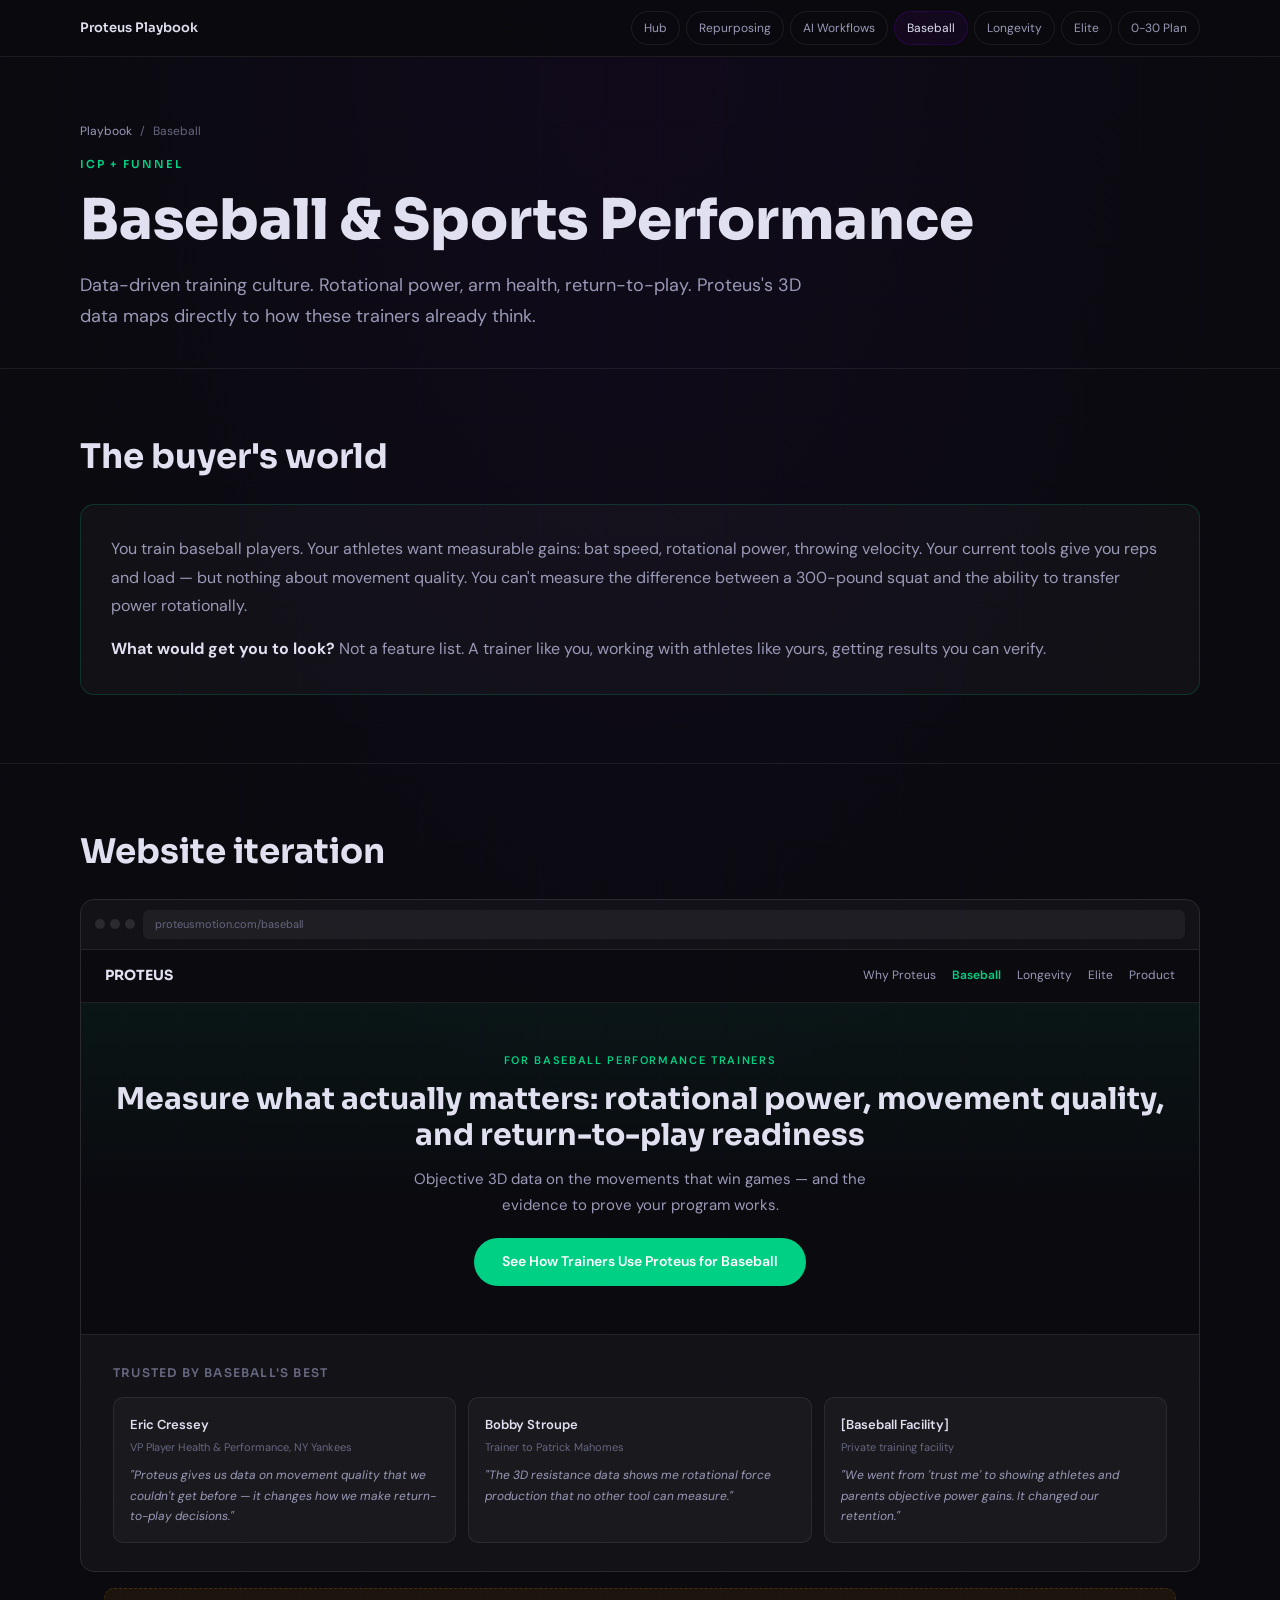
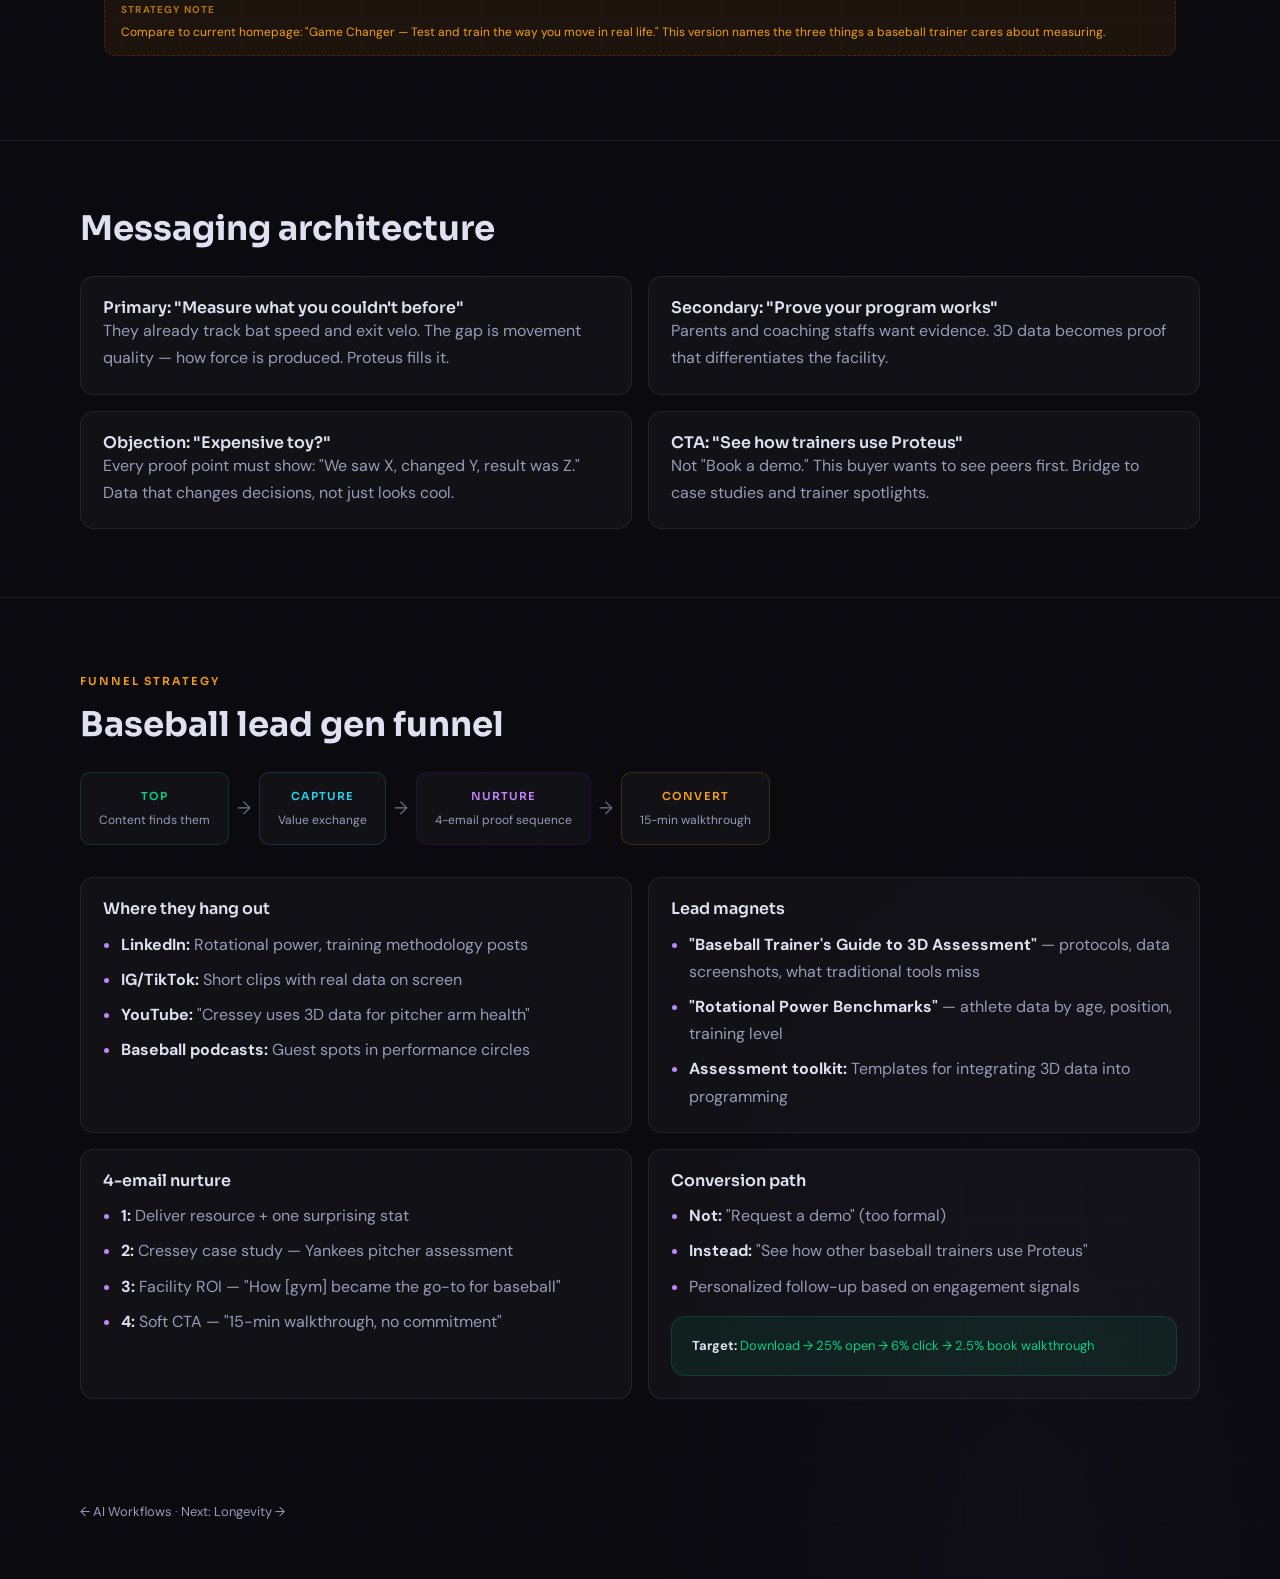
<file: website-iterations/baseball.html>
<!DOCTYPE html>
<html lang="en">
<head>
  <meta charset="UTF-8" />
  <meta name="viewport" content="width=device-width, initial-scale=1.0" />
  <title>Baseball · Proteus Playbook</title>
  <link rel="preconnect" href="https://fonts.googleapis.com" />
  <link rel="preconnect" href="https://fonts.gstatic.com" crossorigin />
  <link href="https://fonts.googleapis.com/css2?family=Sora:wght@300;400;500;600;700;800&family=DM+Sans:wght@300;400;500;600;700&display=swap" rel="stylesheet" />
  <link rel="stylesheet" href="../styles.css" />
</head>
<body>
  <nav class="nav">
    <div class="container nav-inner">
      <div class="nav-logo"><a href="../index.html" style="color:inherit;"><span class="dot"></span> Proteus Playbook</a></div>
      <div class="nav-links">
        <a href="../index.html">Hub</a>
        <a href="../repurposed-content.html">Repurposing</a>
        <a href="../ai-workflows.html">AI Workflows</a>
        <a href="baseball.html" class="active">Baseball</a>
        <a href="longevity.html">Longevity</a>
        <a href="elite.html">Elite</a>
        <a href="../zero-to-thirty.html">0-30 Plan</a>
      </div>
    </div>
  </nav>

  <header class="hero-compact">
    <div class="container">
      <div class="breadcrumb"><a href="../index.html">Playbook</a> <span class="sep">/</span> Baseball</div>
      <div class="eyebrow green">ICP + Funnel</div>
      <h1>Baseball &amp; Sports Performance</h1>
      <p class="sub">Data-driven training culture. Rotational power, arm health, return-to-play. Proteus's 3D data maps directly to how these trainers already think.</p>
    </div>
  </header>

  <!-- BUYER NARRATIVE -->
  <section class="section">
    <div class="container">
      <div class="section-header">
        <h2>The buyer's world</h2>
      </div>
      <div class="card card-lg" style="border-color:var(--gn2);">
        <p style="font-size:16px; line-height:1.8;">You train baseball players. Your athletes want measurable gains: bat speed, rotational power, throwing velocity. Your current tools give you reps and load — but nothing about movement quality. You can't measure the difference between a 300-pound squat and the ability to transfer power rotationally.</p>
        <p style="font-size:16px; line-height:1.8; margin-top:14px;"><strong>What would get you to look?</strong> Not a feature list. A trainer like you, working with athletes like yours, getting results you can verify.</p>
      </div>
    </div>
  </section>

  <!-- WEBSITE MOCKUP -->
  <section class="section">
    <div class="container">
      <div class="section-header">
        <h2>Website iteration</h2>
      </div>
      <div class="browser-mock">
        <div class="browser-chrome">
          <div class="browser-dots"><span></span><span></span><span></span></div>
          <div class="browser-url">proteusmotion.com/baseball</div>
        </div>
        <div class="browser-body">
          <div class="mock-nav">
            <div class="mock-nav-brand">PROTEUS</div>
            <div class="mock-nav-links"><span>Why Proteus</span><span style="color:var(--gn); font-weight:600;">Baseball</span><span>Longevity</span><span>Elite</span><span>Product</span></div>
          </div>
          <div class="mock-hero" style="background: linear-gradient(180deg, rgba(0,208,132,.06) 0%, transparent 60%);">
            <div style="font-size:11px; font-weight:600; letter-spacing:.15em; text-transform:uppercase; color:var(--gn); margin-bottom:12px;">For Baseball Performance Trainers</div>
            <h2>Measure what actually matters: rotational power, movement quality, and return-to-play readiness</h2>
            <p class="mock-sub">Objective 3D data on the movements that win games — and the evidence to prove your program works.</p>
            <a class="mock-cta" style="background: var(--gn);">See How Trainers Use Proteus for Baseball</a>
          </div>
          <div class="mock-proof">
            <h4>Trusted by baseball's best</h4>
            <div class="mock-proof-grid">
              <div class="mock-proof-card">
                <div class="name">Eric Cressey</div>
                <div class="role">VP Player Health & Performance, NY Yankees</div>
                <div class="quote-text">"Proteus gives us data on movement quality that we couldn't get before — it changes how we make return-to-play decisions."</div>
              </div>
              <div class="mock-proof-card">
                <div class="name">Bobby Stroupe</div>
                <div class="role">Trainer to Patrick Mahomes</div>
                <div class="quote-text">"The 3D resistance data shows me rotational force production that no other tool can measure."</div>
              </div>
              <div class="mock-proof-card">
                <div class="name">[Baseball Facility]</div>
                <div class="role">Private training facility</div>
                <div class="quote-text">"We went from 'trust me' to showing athletes and parents objective power gains. It changed our retention."</div>
              </div>
            </div>
          </div>
        </div>
      </div>
      <div class="annotation mt-2">Compare to current homepage: "Game Changer — Test and train the way you move in real life." This version names the three things a baseball trainer cares about measuring.</div>
    </div>
  </section>

  <!-- MESSAGING -->
  <section class="section">
    <div class="container">
      <div class="section-header"><h2>Messaging architecture</h2></div>
      <div class="grid two">
        <div class="card">
          <h3>Primary: "Measure what you couldn't before"</h3>
          <p>They already track bat speed and exit velo. The gap is movement quality — how force is produced. Proteus fills it.</p>
        </div>
        <div class="card">
          <h3>Secondary: "Prove your program works"</h3>
          <p>Parents and coaching staffs want evidence. 3D data becomes proof that differentiates the facility.</p>
        </div>
        <div class="card">
          <h3>Objection: "Expensive toy?"</h3>
          <p>Every proof point must show: "We saw X, changed Y, result was Z." Data that changes decisions, not just looks cool.</p>
        </div>
        <div class="card">
          <h3>CTA: "See how trainers use Proteus"</h3>
          <p>Not "Book a demo." This buyer wants to see peers first. Bridge to case studies and trainer spotlights.</p>
        </div>
      </div>
    </div>
  </section>

  <!-- FUNNEL -->
  <section class="section">
    <div class="container">
      <div class="section-header">
        <div class="eyebrow amber">Funnel Strategy</div>
        <h2>Baseball lead gen funnel</h2>
      </div>
      <div class="flow">
        <div class="flow-step" style="border-color:var(--gn2);"><div class="label" style="color:var(--gn);">Top</div><div class="desc">Content finds them</div></div>
        <div class="flow-arrow">&rarr;</div>
        <div class="flow-step" style="border-color:var(--cy2);"><div class="label" style="color:var(--cy);">Capture</div><div class="desc">Value exchange</div></div>
        <div class="flow-arrow">&rarr;</div>
        <div class="flow-step" style="border-color:var(--ac2);"><div class="label" style="color:var(--acl);">Nurture</div><div class="desc">4-email proof sequence</div></div>
        <div class="flow-arrow">&rarr;</div>
        <div class="flow-step" style="border-color:var(--am2);"><div class="label" style="color:var(--am);">Convert</div><div class="desc">15-min walkthrough</div></div>
      </div>
      <div class="grid two mt-3">
        <div class="card">
          <h3>Where they hang out</h3>
          <ul class="checklist">
            <li><strong>LinkedIn:</strong> Rotational power, training methodology posts</li>
            <li><strong>IG/TikTok:</strong> Short clips with real data on screen</li>
            <li><strong>YouTube:</strong> "Cressey uses 3D data for pitcher arm health"</li>
            <li><strong>Baseball podcasts:</strong> Guest spots in performance circles</li>
          </ul>
        </div>
        <div class="card">
          <h3>Lead magnets</h3>
          <ul class="checklist">
            <li><strong>"Baseball Trainer's Guide to 3D Assessment"</strong> — protocols, data screenshots, what traditional tools miss</li>
            <li><strong>"Rotational Power Benchmarks"</strong> — athlete data by age, position, training level</li>
            <li><strong>Assessment toolkit:</strong> Templates for integrating 3D data into programming</li>
          </ul>
        </div>
        <div class="card">
          <h3>4-email nurture</h3>
          <ul class="checklist">
            <li><strong>1:</strong> Deliver resource + one surprising stat</li>
            <li><strong>2:</strong> Cressey case study — Yankees pitcher assessment</li>
            <li><strong>3:</strong> Facility ROI — "How [gym] became the go-to for baseball"</li>
            <li><strong>4:</strong> Soft CTA — "15-min walkthrough, no commitment"</li>
          </ul>
        </div>
        <div class="card">
          <h3>Conversion path</h3>
          <ul class="checklist">
            <li><strong>Not:</strong> "Request a demo" (too formal)</li>
            <li><strong>Instead:</strong> "See how other baseball trainers use Proteus"</li>
            <li>Personalized follow-up based on engagement signals</li>
          </ul>
          <div class="callout green mt-2"><p class="small"><strong>Target:</strong> Download &rarr; 25% open &rarr; 6% click &rarr; 2.5% book walkthrough</p></div>
        </div>
      </div>
    </div>
  </section>

  <footer class="footer">
    <div class="container">
      <a href="../ai-workflows.html">&larr; AI Workflows</a> &middot; <a href="longevity.html">Next: Longevity &rarr;</a>
    </div>
  </footer>
</body>
</html>
</file>
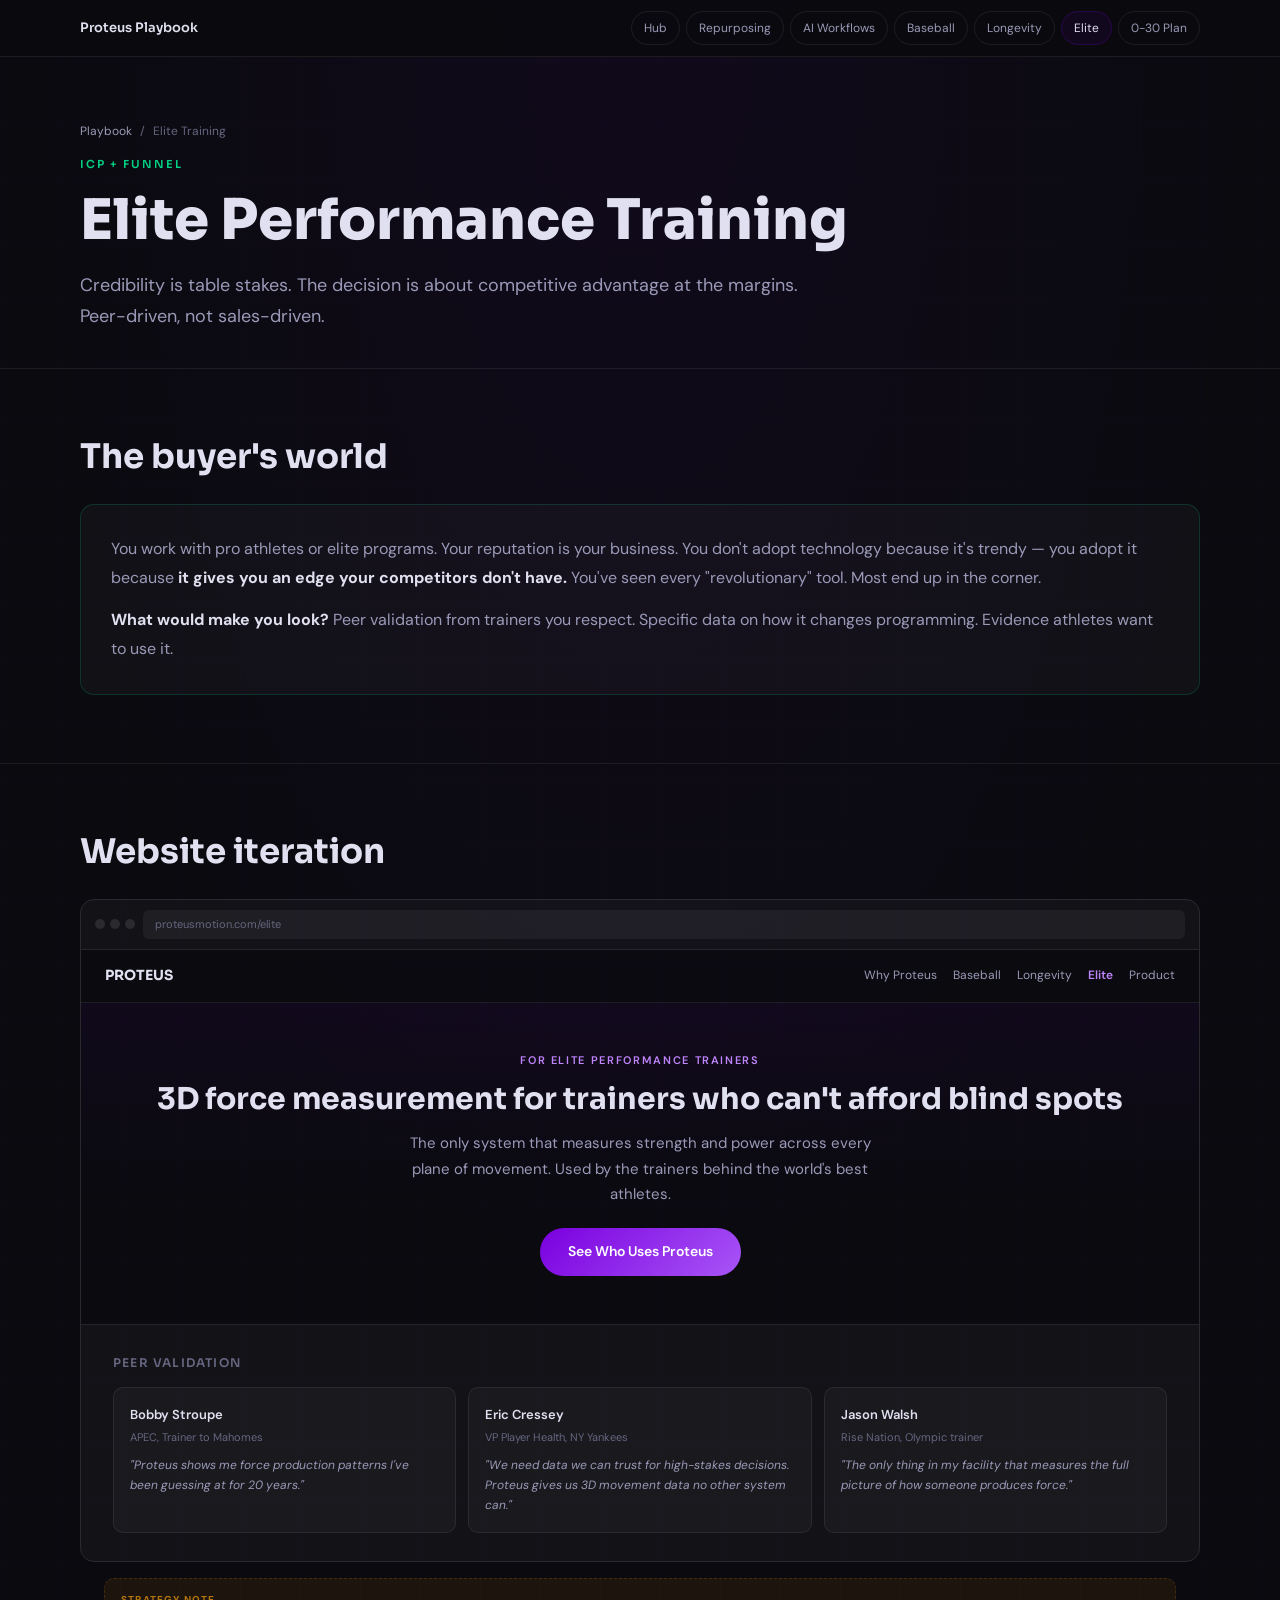
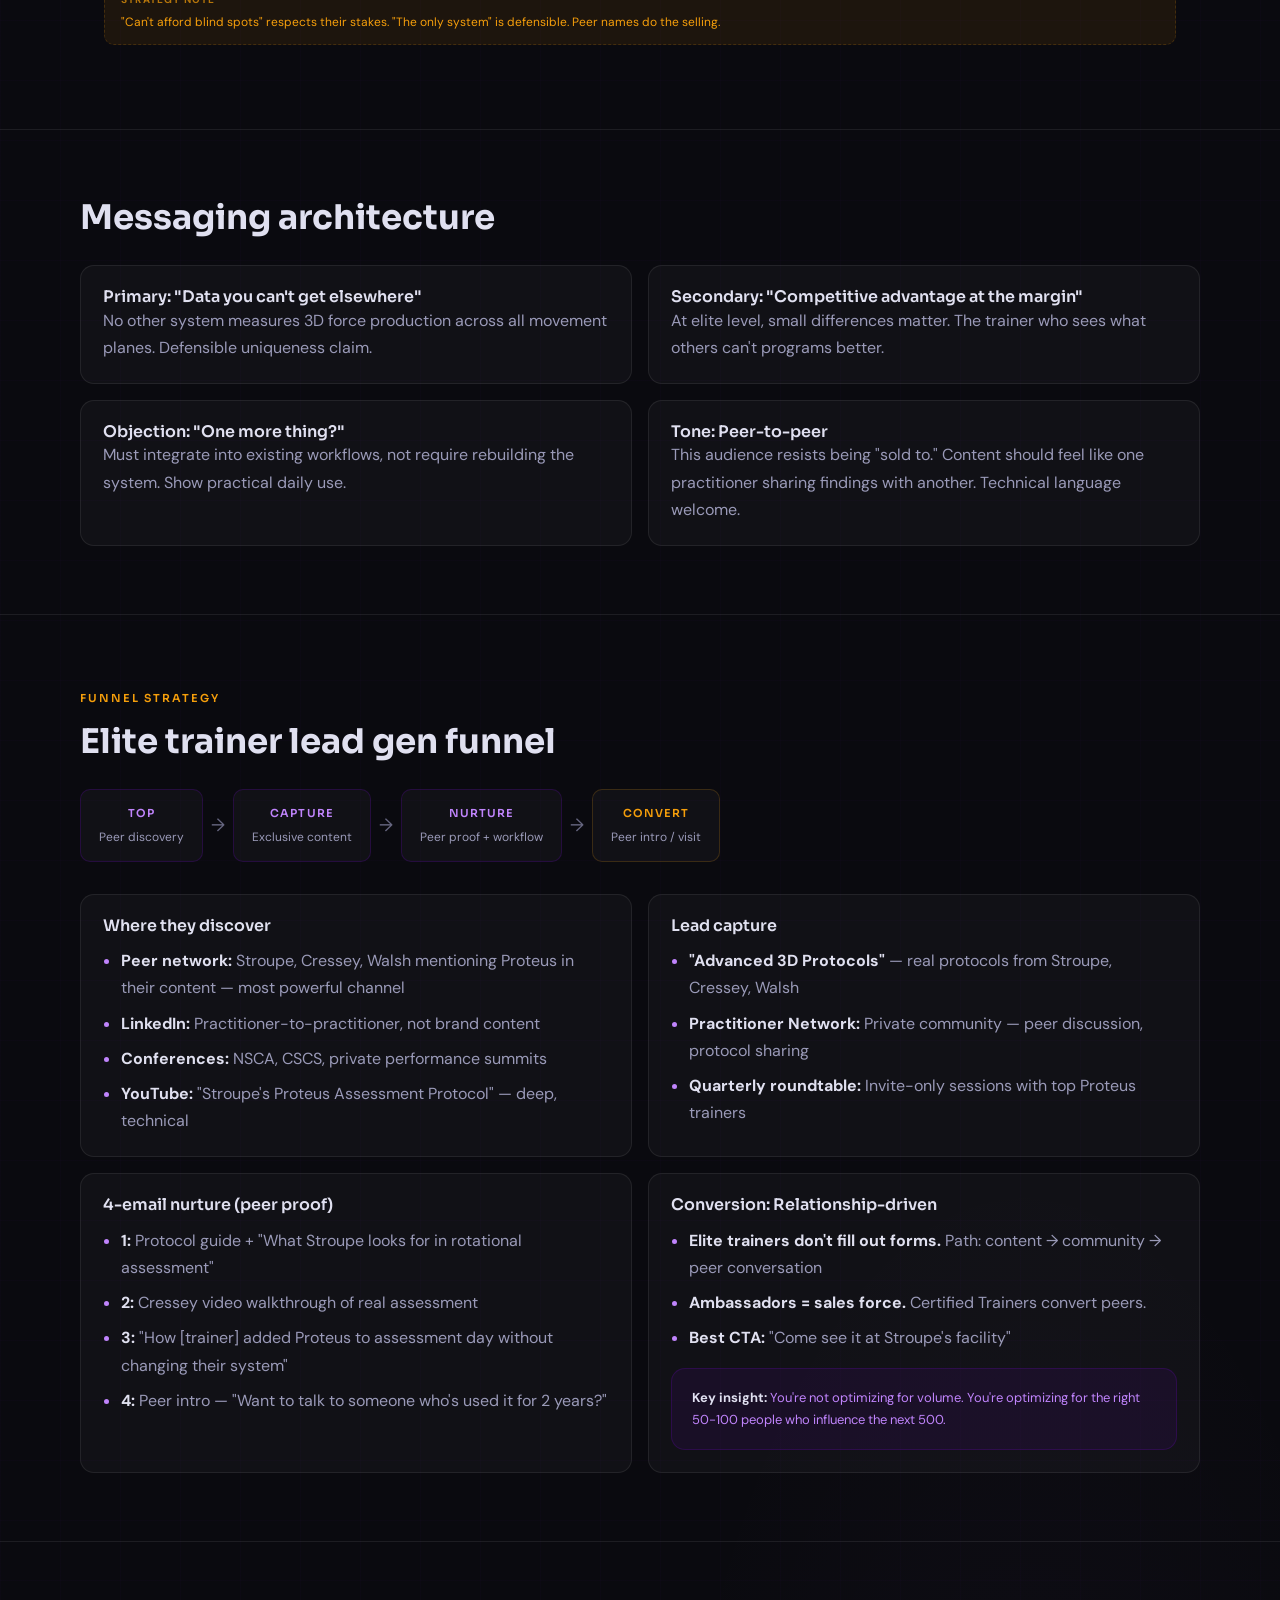
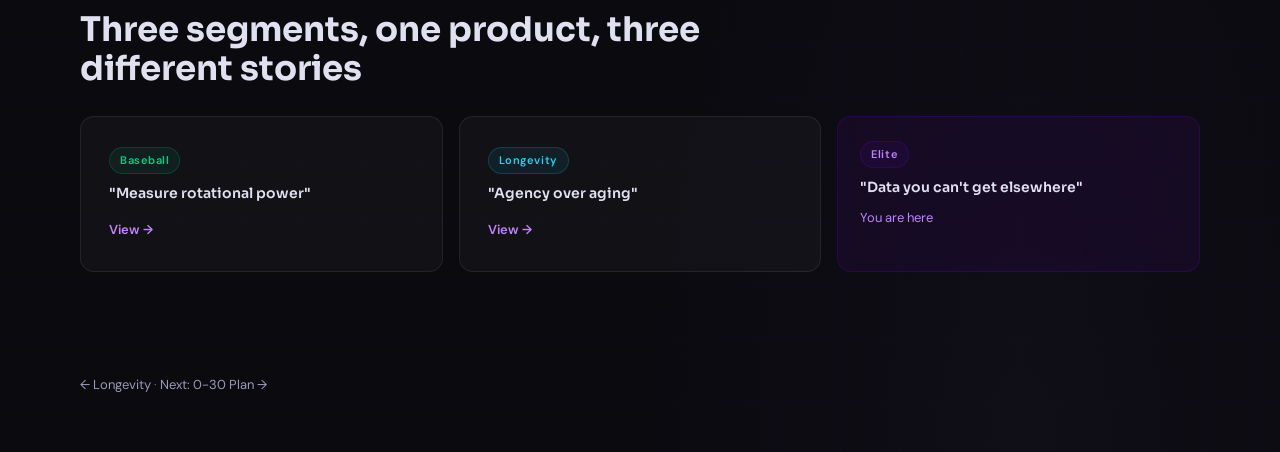
<file: website-iterations/elite.html>
<!DOCTYPE html>
<html lang="en">
<head>
  <meta charset="UTF-8" />
  <meta name="viewport" content="width=device-width, initial-scale=1.0" />
  <title>Elite Training · Proteus Playbook</title>
  <link rel="preconnect" href="https://fonts.googleapis.com" />
  <link rel="preconnect" href="https://fonts.gstatic.com" crossorigin />
  <link href="https://fonts.googleapis.com/css2?family=Sora:wght@300;400;500;600;700;800&family=DM+Sans:wght@300;400;500;600;700&display=swap" rel="stylesheet" />
  <link rel="stylesheet" href="../styles.css" />
</head>
<body>
  <nav class="nav">
    <div class="container nav-inner">
      <div class="nav-logo"><a href="../index.html" style="color:inherit;"><span class="dot"></span> Proteus Playbook</a></div>
      <div class="nav-links">
        <a href="../index.html">Hub</a>
        <a href="../repurposed-content.html">Repurposing</a>
        <a href="../ai-workflows.html">AI Workflows</a>
        <a href="baseball.html">Baseball</a>
        <a href="longevity.html">Longevity</a>
        <a href="elite.html" class="active">Elite</a>
        <a href="../zero-to-thirty.html">0-30 Plan</a>
      </div>
    </div>
  </nav>

  <header class="hero-compact">
    <div class="container">
      <div class="breadcrumb"><a href="../index.html">Playbook</a> <span class="sep">/</span> Elite Training</div>
      <div class="eyebrow green">ICP + Funnel</div>
      <h1>Elite Performance Training</h1>
      <p class="sub">Credibility is table stakes. The decision is about competitive advantage at the margins. Peer-driven, not sales-driven.</p>
    </div>
  </header>

  <!-- BUYER NARRATIVE -->
  <section class="section">
    <div class="container">
      <div class="section-header"><h2>The buyer's world</h2></div>
      <div class="card card-lg" style="border-color:var(--gn2);">
        <p style="font-size:16px; line-height:1.8;">You work with pro athletes or elite programs. Your reputation is your business. You don't adopt technology because it's trendy — you adopt it because <strong>it gives you an edge your competitors don't have.</strong> You've seen every "revolutionary" tool. Most end up in the corner.</p>
        <p style="font-size:16px; line-height:1.8; margin-top:14px;"><strong>What would make you look?</strong> Peer validation from trainers you respect. Specific data on how it changes programming. Evidence athletes want to use it.</p>
      </div>
    </div>
  </section>

  <!-- WEBSITE MOCKUP -->
  <section class="section">
    <div class="container">
      <div class="section-header"><h2>Website iteration</h2></div>
      <div class="browser-mock">
        <div class="browser-chrome">
          <div class="browser-dots"><span></span><span></span><span></span></div>
          <div class="browser-url">proteusmotion.com/elite</div>
        </div>
        <div class="browser-body">
          <div class="mock-nav">
            <div class="mock-nav-brand">PROTEUS</div>
            <div class="mock-nav-links"><span>Why Proteus</span><span>Baseball</span><span>Longevity</span><span style="color:var(--acl); font-weight:600;">Elite</span><span>Product</span></div>
          </div>
          <div class="mock-hero" style="background: linear-gradient(180deg, rgba(122,0,223,.06) 0%, transparent 60%);">
            <div style="font-size:11px; font-weight:600; letter-spacing:.15em; text-transform:uppercase; color:var(--acl); margin-bottom:12px;">For Elite Performance Trainers</div>
            <h2>3D force measurement for trainers who can't afford blind spots</h2>
            <p class="mock-sub">The only system that measures strength and power across every plane of movement. Used by the trainers behind the world's best athletes.</p>
            <a class="mock-cta" style="background: linear-gradient(135deg, #7a00df, #a855f7);">See Who Uses Proteus</a>
          </div>
          <div class="mock-proof">
            <h4>Peer validation</h4>
            <div class="mock-proof-grid">
              <div class="mock-proof-card">
                <div class="name">Bobby Stroupe</div>
                <div class="role">APEC, Trainer to Mahomes</div>
                <div class="quote-text">"Proteus shows me force production patterns I've been guessing at for 20 years."</div>
              </div>
              <div class="mock-proof-card">
                <div class="name">Eric Cressey</div>
                <div class="role">VP Player Health, NY Yankees</div>
                <div class="quote-text">"We need data we can trust for high-stakes decisions. Proteus gives us 3D movement data no other system can."</div>
              </div>
              <div class="mock-proof-card">
                <div class="name">Jason Walsh</div>
                <div class="role">Rise Nation, Olympic trainer</div>
                <div class="quote-text">"The only thing in my facility that measures the full picture of how someone produces force."</div>
              </div>
            </div>
          </div>
        </div>
      </div>
      <div class="annotation mt-2">"Can't afford blind spots" respects their stakes. "The only system" is defensible. Peer names do the selling.</div>
    </div>
  </section>

  <!-- MESSAGING -->
  <section class="section">
    <div class="container">
      <div class="section-header"><h2>Messaging architecture</h2></div>
      <div class="grid two">
        <div class="card">
          <h3>Primary: "Data you can't get elsewhere"</h3>
          <p>No other system measures 3D force production across all movement planes. Defensible uniqueness claim.</p>
        </div>
        <div class="card">
          <h3>Secondary: "Competitive advantage at the margin"</h3>
          <p>At elite level, small differences matter. The trainer who sees what others can't programs better.</p>
        </div>
        <div class="card">
          <h3>Objection: "One more thing?"</h3>
          <p>Must integrate into existing workflows, not require rebuilding the system. Show practical daily use.</p>
        </div>
        <div class="card">
          <h3>Tone: Peer-to-peer</h3>
          <p>This audience resists being "sold to." Content should feel like one practitioner sharing findings with another. Technical language welcome.</p>
        </div>
      </div>
    </div>
  </section>

  <!-- FUNNEL -->
  <section class="section">
    <div class="container">
      <div class="section-header">
        <div class="eyebrow amber">Funnel Strategy</div>
        <h2>Elite trainer lead gen funnel</h2>
      </div>
      <div class="flow">
        <div class="flow-step" style="border-color:var(--ac2);"><div class="label" style="color:var(--acl);">Top</div><div class="desc">Peer discovery</div></div>
        <div class="flow-arrow">&rarr;</div>
        <div class="flow-step" style="border-color:var(--ac2);"><div class="label" style="color:var(--acl);">Capture</div><div class="desc">Exclusive content</div></div>
        <div class="flow-arrow">&rarr;</div>
        <div class="flow-step" style="border-color:var(--ac2);"><div class="label" style="color:var(--acl);">Nurture</div><div class="desc">Peer proof + workflow</div></div>
        <div class="flow-arrow">&rarr;</div>
        <div class="flow-step" style="border-color:var(--am2);"><div class="label" style="color:var(--am);">Convert</div><div class="desc">Peer intro / visit</div></div>
      </div>
      <div class="grid two mt-3">
        <div class="card">
          <h3>Where they discover</h3>
          <ul class="checklist">
            <li><strong>Peer network:</strong> Stroupe, Cressey, Walsh mentioning Proteus in their content — most powerful channel</li>
            <li><strong>LinkedIn:</strong> Practitioner-to-practitioner, not brand content</li>
            <li><strong>Conferences:</strong> NSCA, CSCS, private performance summits</li>
            <li><strong>YouTube:</strong> "Stroupe's Proteus Assessment Protocol" — deep, technical</li>
          </ul>
        </div>
        <div class="card">
          <h3>Lead capture</h3>
          <ul class="checklist">
            <li><strong>"Advanced 3D Protocols"</strong> — real protocols from Stroupe, Cressey, Walsh</li>
            <li><strong>Practitioner Network:</strong> Private community — peer discussion, protocol sharing</li>
            <li><strong>Quarterly roundtable:</strong> Invite-only sessions with top Proteus trainers</li>
          </ul>
        </div>
        <div class="card">
          <h3>4-email nurture (peer proof)</h3>
          <ul class="checklist">
            <li><strong>1:</strong> Protocol guide + "What Stroupe looks for in rotational assessment"</li>
            <li><strong>2:</strong> Cressey video walkthrough of real assessment</li>
            <li><strong>3:</strong> "How [trainer] added Proteus to assessment day without changing their system"</li>
            <li><strong>4:</strong> Peer intro — "Want to talk to someone who's used it for 2 years?"</li>
          </ul>
        </div>
        <div class="card">
          <h3>Conversion: Relationship-driven</h3>
          <ul class="checklist">
            <li><strong>Elite trainers don't fill out forms.</strong> Path: content &rarr; community &rarr; peer conversation</li>
            <li><strong>Ambassadors = sales force.</strong> Certified Trainers convert peers.</li>
            <li><strong>Best CTA:</strong> "Come see it at Stroupe's facility"</li>
          </ul>
          <div class="callout mt-2"><p class="small"><strong>Key insight:</strong> You're not optimizing for volume. You're optimizing for the right 50-100 people who influence the next 500.</p></div>
        </div>
      </div>
    </div>
  </section>

  <!-- COMPARISON -->
  <section class="section">
    <div class="container">
      <div class="section-header"><h2>Three segments, one product, three different stories</h2></div>
      <div class="grid three">
        <a class="card-link" href="baseball.html">
          <div class="tag green">Baseball</div>
          <h4 class="mt-1">"Measure rotational power"</h4>
          <span class="arrow">View &rarr;</span>
        </a>
        <a class="card-link" href="longevity.html">
          <div class="tag cyan">Longevity</div>
          <h4 class="mt-1">"Agency over aging"</h4>
          <span class="arrow">View &rarr;</span>
        </a>
        <div class="card" style="border-color:var(--ac2); background:var(--acg);">
          <div class="tag purple">Elite</div>
          <h4 class="mt-1">"Data you can't get elsewhere"</h4>
          <p class="small mt-1" style="color:var(--acl);">You are here</p>
        </div>
      </div>
    </div>
  </section>

  <footer class="footer">
    <div class="container">
      <a href="longevity.html">&larr; Longevity</a> &middot; <a href="../zero-to-thirty.html">Next: 0-30 Plan &rarr;</a>
    </div>
  </footer>
</body>
</html>
</file>
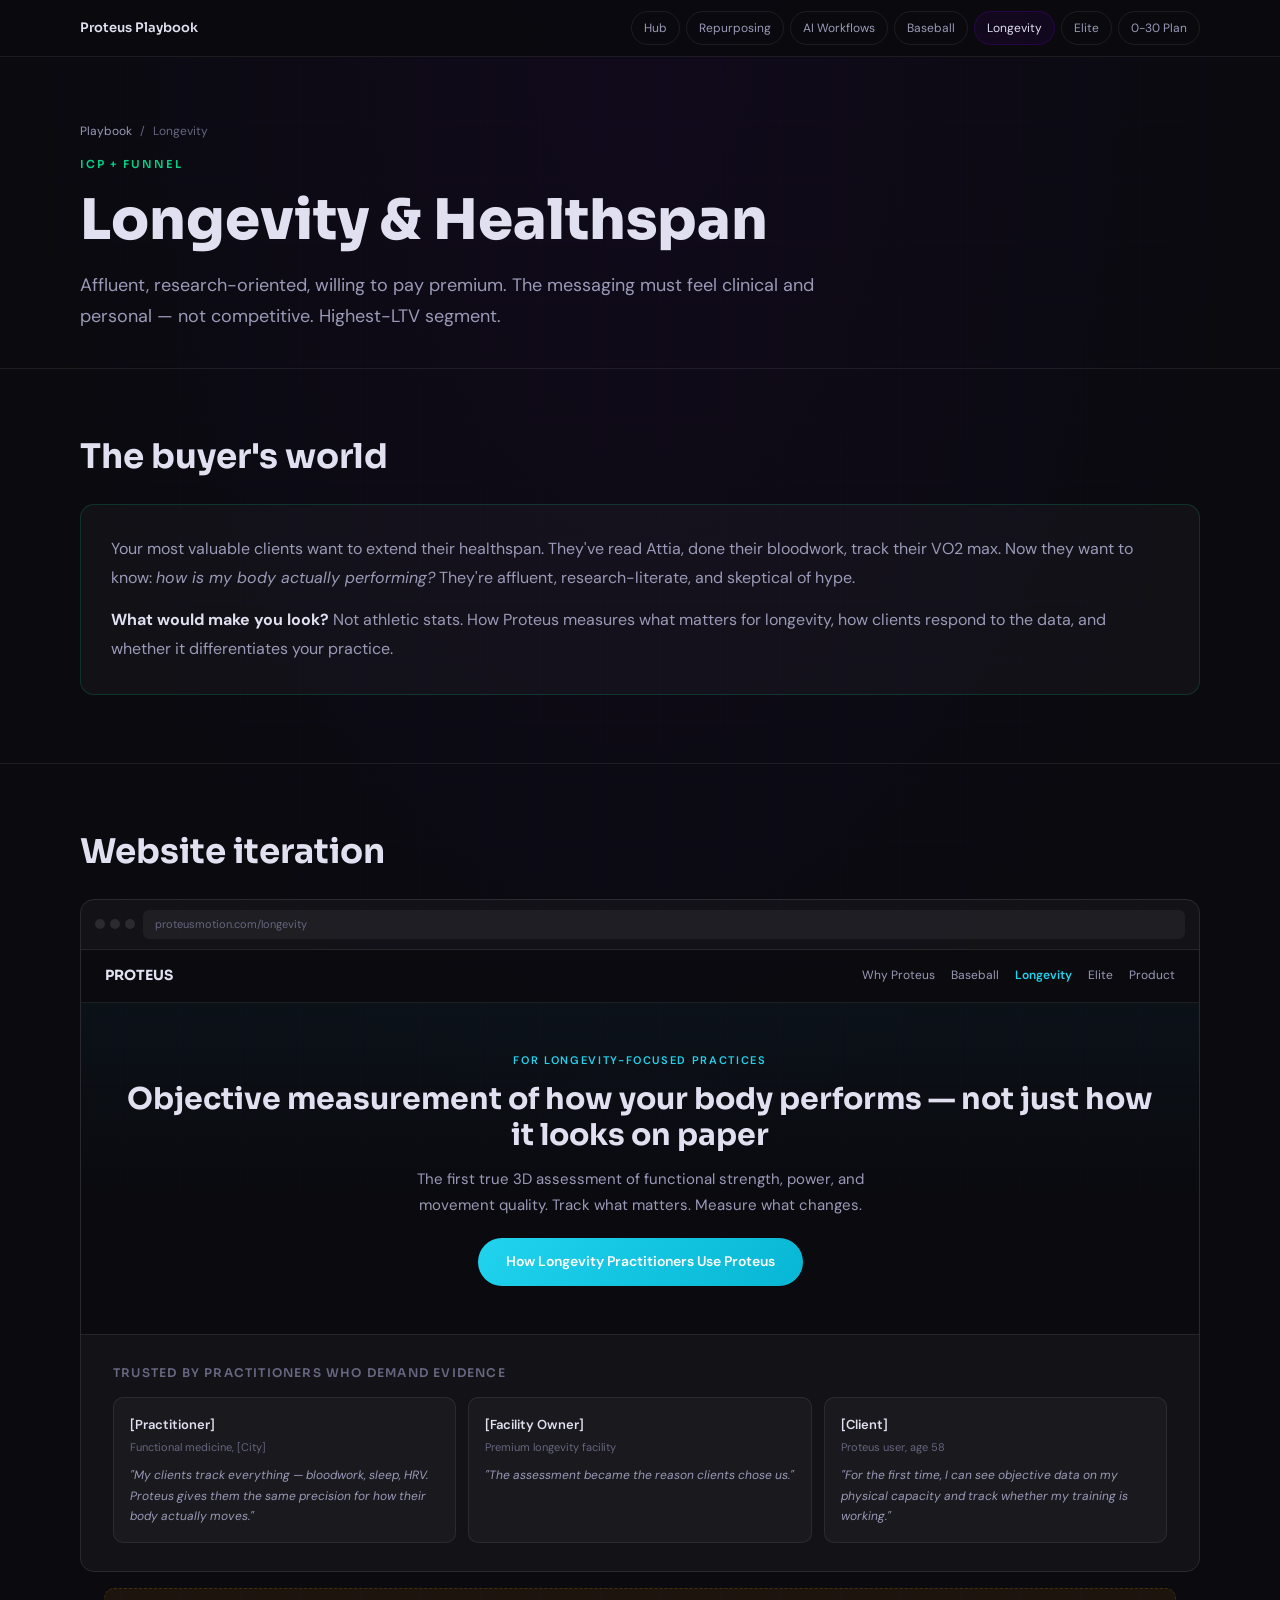
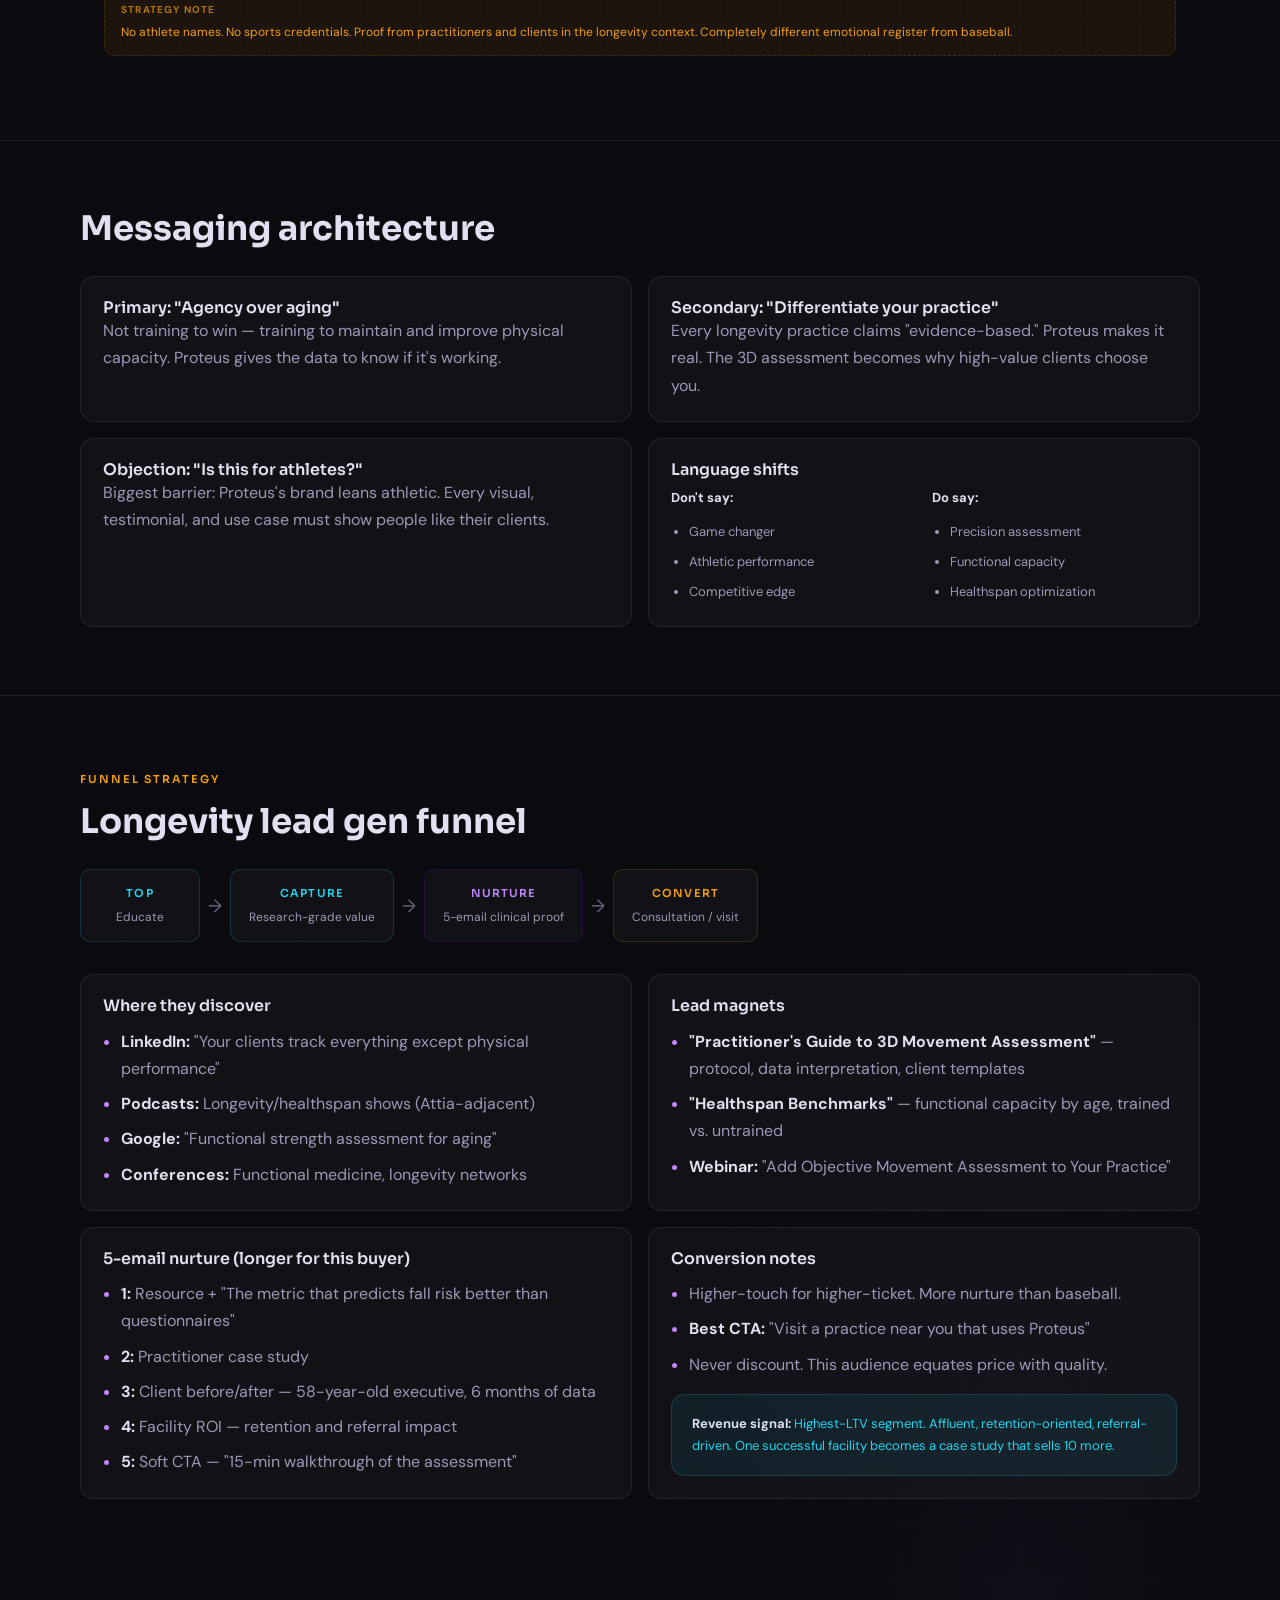
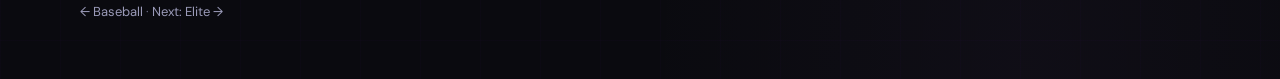
<file: website-iterations/longevity.html>
<!DOCTYPE html>
<html lang="en">
<head>
  <meta charset="UTF-8" />
  <meta name="viewport" content="width=device-width, initial-scale=1.0" />
  <title>Longevity · Proteus Playbook</title>
  <link rel="preconnect" href="https://fonts.googleapis.com" />
  <link rel="preconnect" href="https://fonts.gstatic.com" crossorigin />
  <link href="https://fonts.googleapis.com/css2?family=Sora:wght@300;400;500;600;700;800&family=DM+Sans:wght@300;400;500;600;700&display=swap" rel="stylesheet" />
  <link rel="stylesheet" href="../styles.css" />
</head>
<body>
  <nav class="nav">
    <div class="container nav-inner">
      <div class="nav-logo"><a href="../index.html" style="color:inherit;"><span class="dot"></span> Proteus Playbook</a></div>
      <div class="nav-links">
        <a href="../index.html">Hub</a>
        <a href="../repurposed-content.html">Repurposing</a>
        <a href="../ai-workflows.html">AI Workflows</a>
        <a href="baseball.html">Baseball</a>
        <a href="longevity.html" class="active">Longevity</a>
        <a href="elite.html">Elite</a>
        <a href="../zero-to-thirty.html">0-30 Plan</a>
      </div>
    </div>
  </nav>

  <header class="hero-compact">
    <div class="container">
      <div class="breadcrumb"><a href="../index.html">Playbook</a> <span class="sep">/</span> Longevity</div>
      <div class="eyebrow green">ICP + Funnel</div>
      <h1>Longevity &amp; Healthspan</h1>
      <p class="sub">Affluent, research-oriented, willing to pay premium. The messaging must feel clinical and personal — not competitive. Highest-LTV segment.</p>
    </div>
  </header>

  <!-- BUYER NARRATIVE -->
  <section class="section">
    <div class="container">
      <div class="section-header"><h2>The buyer's world</h2></div>
      <div class="card card-lg" style="border-color:var(--gn2);">
        <p style="font-size:16px; line-height:1.8;">Your most valuable clients want to extend their healthspan. They've read Attia, done their bloodwork, track their VO2 max. Now they want to know: <em>how is my body actually performing?</em> They're affluent, research-literate, and skeptical of hype.</p>
        <p style="font-size:16px; line-height:1.8; margin-top:14px;"><strong>What would make you look?</strong> Not athletic stats. How Proteus measures what matters for longevity, how clients respond to the data, and whether it differentiates your practice.</p>
      </div>
    </div>
  </section>

  <!-- WEBSITE MOCKUP -->
  <section class="section">
    <div class="container">
      <div class="section-header"><h2>Website iteration</h2></div>
      <div class="browser-mock">
        <div class="browser-chrome">
          <div class="browser-dots"><span></span><span></span><span></span></div>
          <div class="browser-url">proteusmotion.com/longevity</div>
        </div>
        <div class="browser-body">
          <div class="mock-nav">
            <div class="mock-nav-brand">PROTEUS</div>
            <div class="mock-nav-links"><span>Why Proteus</span><span>Baseball</span><span style="color:var(--cy); font-weight:600;">Longevity</span><span>Elite</span><span>Product</span></div>
          </div>
          <div class="mock-hero" style="background: linear-gradient(180deg, rgba(34,211,238,.04) 0%, transparent 60%);">
            <div style="font-size:11px; font-weight:600; letter-spacing:.15em; text-transform:uppercase; color:var(--cy); margin-bottom:12px;">For Longevity-Focused Practices</div>
            <h2>Objective measurement of how your body performs — not just how it looks on paper</h2>
            <p class="mock-sub">The first true 3D assessment of functional strength, power, and movement quality. Track what matters. Measure what changes.</p>
            <a class="mock-cta" style="background: linear-gradient(135deg, #22d3ee, #06b6d4);">How Longevity Practitioners Use Proteus</a>
          </div>
          <div class="mock-proof">
            <h4>Trusted by practitioners who demand evidence</h4>
            <div class="mock-proof-grid">
              <div class="mock-proof-card">
                <div class="name">[Practitioner]</div>
                <div class="role">Functional medicine, [City]</div>
                <div class="quote-text">"My clients track everything — bloodwork, sleep, HRV. Proteus gives them the same precision for how their body actually moves."</div>
              </div>
              <div class="mock-proof-card">
                <div class="name">[Facility Owner]</div>
                <div class="role">Premium longevity facility</div>
                <div class="quote-text">"The assessment became the reason clients chose us."</div>
              </div>
              <div class="mock-proof-card">
                <div class="name">[Client]</div>
                <div class="role">Proteus user, age 58</div>
                <div class="quote-text">"For the first time, I can see objective data on my physical capacity and track whether my training is working."</div>
              </div>
            </div>
          </div>
        </div>
      </div>
      <div class="annotation mt-2">No athlete names. No sports credentials. Proof from practitioners and clients in the longevity context. Completely different emotional register from baseball.</div>
    </div>
  </section>

  <!-- MESSAGING -->
  <section class="section">
    <div class="container">
      <div class="section-header"><h2>Messaging architecture</h2></div>
      <div class="grid two">
        <div class="card">
          <h3>Primary: "Agency over aging"</h3>
          <p>Not training to win — training to maintain and improve physical capacity. Proteus gives the data to know if it's working.</p>
        </div>
        <div class="card">
          <h3>Secondary: "Differentiate your practice"</h3>
          <p>Every longevity practice claims "evidence-based." Proteus makes it real. The 3D assessment becomes why high-value clients choose you.</p>
        </div>
        <div class="card">
          <h3>Objection: "Is this for athletes?"</h3>
          <p>Biggest barrier: Proteus's brand leans athletic. Every visual, testimonial, and use case must show people like their clients.</p>
        </div>
        <div class="card">
          <h3>Language shifts</h3>
          <div class="grid two mt-1">
            <div>
              <p class="small" style="color:var(--rd);"><strong>Don't say:</strong></p>
              <ul class="small" style="color:var(--dim);"><li>Game changer</li><li>Athletic performance</li><li>Competitive edge</li></ul>
            </div>
            <div>
              <p class="small" style="color:var(--gn);"><strong>Do say:</strong></p>
              <ul class="small" style="color:var(--dim);"><li>Precision assessment</li><li>Functional capacity</li><li>Healthspan optimization</li></ul>
            </div>
          </div>
        </div>
      </div>
    </div>
  </section>

  <!-- FUNNEL -->
  <section class="section">
    <div class="container">
      <div class="section-header">
        <div class="eyebrow amber">Funnel Strategy</div>
        <h2>Longevity lead gen funnel</h2>
      </div>
      <div class="flow">
        <div class="flow-step" style="border-color:var(--cy2);"><div class="label" style="color:var(--cy);">Top</div><div class="desc">Educate</div></div>
        <div class="flow-arrow">&rarr;</div>
        <div class="flow-step" style="border-color:var(--cy2);"><div class="label" style="color:var(--cy);">Capture</div><div class="desc">Research-grade value</div></div>
        <div class="flow-arrow">&rarr;</div>
        <div class="flow-step" style="border-color:var(--ac2);"><div class="label" style="color:var(--acl);">Nurture</div><div class="desc">5-email clinical proof</div></div>
        <div class="flow-arrow">&rarr;</div>
        <div class="flow-step" style="border-color:var(--am2);"><div class="label" style="color:var(--am);">Convert</div><div class="desc">Consultation / visit</div></div>
      </div>
      <div class="grid two mt-3">
        <div class="card">
          <h3>Where they discover</h3>
          <ul class="checklist">
            <li><strong>LinkedIn:</strong> "Your clients track everything except physical performance"</li>
            <li><strong>Podcasts:</strong> Longevity/healthspan shows (Attia-adjacent)</li>
            <li><strong>Google:</strong> "Functional strength assessment for aging"</li>
            <li><strong>Conferences:</strong> Functional medicine, longevity networks</li>
          </ul>
        </div>
        <div class="card">
          <h3>Lead magnets</h3>
          <ul class="checklist">
            <li><strong>"Practitioner's Guide to 3D Movement Assessment"</strong> — protocol, data interpretation, client templates</li>
            <li><strong>"Healthspan Benchmarks"</strong> — functional capacity by age, trained vs. untrained</li>
            <li><strong>Webinar:</strong> "Add Objective Movement Assessment to Your Practice"</li>
          </ul>
        </div>
        <div class="card">
          <h3>5-email nurture (longer for this buyer)</h3>
          <ul class="checklist">
            <li><strong>1:</strong> Resource + "The metric that predicts fall risk better than questionnaires"</li>
            <li><strong>2:</strong> Practitioner case study</li>
            <li><strong>3:</strong> Client before/after — 58-year-old executive, 6 months of data</li>
            <li><strong>4:</strong> Facility ROI — retention and referral impact</li>
            <li><strong>5:</strong> Soft CTA — "15-min walkthrough of the assessment"</li>
          </ul>
        </div>
        <div class="card">
          <h3>Conversion notes</h3>
          <ul class="checklist">
            <li>Higher-touch for higher-ticket. More nurture than baseball.</li>
            <li><strong>Best CTA:</strong> "Visit a practice near you that uses Proteus"</li>
            <li>Never discount. This audience equates price with quality.</li>
          </ul>
          <div class="callout cyan mt-2"><p class="small"><strong>Revenue signal:</strong> Highest-LTV segment. Affluent, retention-oriented, referral-driven. One successful facility becomes a case study that sells 10 more.</p></div>
        </div>
      </div>
    </div>
  </section>

  <footer class="footer">
    <div class="container">
      <a href="baseball.html">&larr; Baseball</a> &middot; <a href="elite.html">Next: Elite &rarr;</a>
    </div>
  </footer>
</body>
</html>
</file>
<file: styles.css>
:root {
  --bg: #0a0a0f;
  --sf: rgba(255,255,255,.03);
  --sf2: rgba(255,255,255,.06);
  --bd: rgba(255,255,255,.08);
  --bd2: rgba(255,255,255,.13);
  --tx: #e0e0f0;
  --dim: #9a9ab8;
  --mut: #666680;
  --ac: #7a00df;
  --acg: rgba(122,0,223,.08);
  --ac2: rgba(122,0,223,.2);
  --acl: #c084fc;
  --gn: #00d084;
  --gng: rgba(0,208,132,.08);
  --gn2: rgba(0,208,132,.18);
  --am: #f59e0b;
  --amg: rgba(245,158,11,.08);
  --am2: rgba(245,158,11,.18);
  --cy: #22d3ee;
  --cyg: rgba(34,211,238,.08);
  --cy2: rgba(34,211,238,.18);
  --rd: #ef4444;
  --rdg: rgba(239,68,68,.08);
  --rd2: rgba(239,68,68,.18);
  --r: 14px;
  --r2: 10px;
}

*, *::before, *::after { box-sizing: border-box; }
html { scroll-behavior: smooth; }
body {
  margin: 0;
  min-height: 100vh;
  background: var(--bg);
  color: var(--tx);
  font-family: 'DM Sans', system-ui, sans-serif;
  line-height: 1.7;
  background-image:
    radial-gradient(ellipse 80% 60% at 50% 0%, rgba(122,0,223,.06) 0%, transparent 60%),
    radial-gradient(ellipse 60% 50% at 80% 100%, rgba(192,132,252,.03) 0%, transparent 50%),
    linear-gradient(rgba(122,0,223,.018) 1px, transparent 1px),
    linear-gradient(90deg, rgba(122,0,223,.018) 1px, transparent 1px);
  background-size: 100% 100%, 100% 100%, 60px 60px, 60px 60px;
}

a { color: var(--acl); text-decoration: none; }
a:hover { opacity: .88; }
p { color: var(--dim); margin: 0; }
strong { color: var(--tx); }
ul { margin: 0; padding-left: 18px; color: var(--dim); }
li + li { margin-top: 8px; }

h1, h2, h3 {
  margin: 0;
  font-family: 'Sora', sans-serif;
  color: var(--tx);
  line-height: 1.15;
}

h1 { font-size: clamp(34px, 5vw, 56px); font-weight: 800; }
h2 { font-size: clamp(22px, 3vw, 34px); font-weight: 700; }
h3 { font-size: 16px; font-weight: 600; }
h4 { font-size: 14px; font-weight: 600; font-family: 'Sora', sans-serif; color: var(--tx); margin: 0; }

.container { width: min(1120px, calc(100% - 40px)); margin: 0 auto; }

/* Nav */
.nav {
  position: sticky;
  top: 0;
  z-index: 10;
  backdrop-filter: blur(16px);
  background: rgba(10,10,15,.92);
  border-bottom: 1px solid var(--bd);
}
.nav-inner {
  height: 56px;
  display: flex;
  align-items: center;
  justify-content: space-between;
  gap: 16px;
}
.nav-logo {
  display: inline-flex;
  align-items: center;
  gap: 8px;
  font-family: 'Sora', sans-serif;
  font-size: 13px;
  font-weight: 600;
  color: var(--tx);
}
.dot {
  width: 8px;
  height: 8px;
  border-radius: 999px;
  background: var(--ac);
  box-shadow: 0 0 12px var(--ac);
}
.nav-note {
  font-size: 12px;
  color: var(--mut);
}
.nav-links {
  display: flex;
  gap: 6px;
}
.nav-links a {
  font-size: 12px;
  padding: 6px 12px;
  border-radius: 999px;
  border: 1px solid var(--bd);
  color: var(--dim);
  transition: all .2s;
}
.nav-links a:hover, .nav-links a.active {
  color: var(--tx);
  border-color: var(--ac2);
  background: var(--acg);
}

/* Hero */
.hero { padding: 88px 0 48px; }
.hero-compact { padding: 64px 0 36px; }
.eyebrow {
  display: inline-block;
  margin-bottom: 14px;
  font-family: 'Sora', sans-serif;
  font-size: 11px;
  font-weight: 600;
  letter-spacing: .18em;
  text-transform: uppercase;
  color: var(--acl);
}
.eyebrow.green { color: var(--gn); }
.eyebrow.cyan { color: var(--cy); }
.eyebrow.amber { color: var(--am); }
.sub {
  max-width: 760px;
  margin-top: 18px;
  font-size: 18px;
}
.hero-actions {
  display: flex;
  flex-wrap: wrap;
  gap: 12px;
  margin-top: 26px;
}

/* Buttons */
.btn {
  display: inline-flex;
  align-items: center;
  gap: 8px;
  padding: 12px 16px;
  border-radius: 999px;
  border: 1px solid var(--bd);
  background: var(--sf);
  color: var(--tx);
  font-size: 14px;
  font-weight: 600;
  cursor: pointer;
  transition: all .2s;
}
.btn:hover { border-color: var(--bd2); background: var(--sf2); }
.btn.primary {
  background: linear-gradient(180deg, rgba(122,0,223,.28), rgba(122,0,223,.16));
  border-color: var(--ac2);
}
.btn.secondary { color: var(--acl); }
.btn.sm { padding: 8px 14px; font-size: 13px; }

/* Sections */
.section {
  padding: 68px 0;
  border-top: 1px solid var(--bd);
}
.section-header {
  max-width: 760px;
  margin-bottom: 28px;
}

/* Grid */
.grid {
  display: grid;
  gap: 16px;
}
.grid.two { grid-template-columns: repeat(2, minmax(0, 1fr)); }
.grid.three { grid-template-columns: repeat(3, minmax(0, 1fr)); }
.grid.four { grid-template-columns: repeat(4, minmax(0, 1fr)); }
.grid.five { grid-template-columns: repeat(5, minmax(0, 1fr)); }

/* Cards */
.card {
  padding: 22px;
  border-radius: var(--r);
  border: 1px solid var(--bd);
  background: var(--sf);
}
.card p + p,
.card ul,
.card .meta { margin-top: 12px; }
.card-lg { padding: 30px; }
.card-link {
  display: block;
  padding: 28px;
  border-radius: var(--r);
  border: 1px solid var(--bd);
  background: var(--sf);
  text-decoration: none;
  transition: all .25s;
  cursor: pointer;
}
.card-link:hover {
  border-color: var(--ac2);
  background: var(--acg);
  transform: translateY(-2px);
  opacity: 1;
}
.card-link h3 { margin-bottom: 8px; }
.card-link p { font-size: 14px; }
.card-link .arrow {
  display: inline-block;
  margin-top: 14px;
  font-size: 13px;
  font-weight: 600;
  color: var(--acl);
}

/* Callouts */
.callout {
  padding: 18px 20px;
  border-radius: var(--r);
  border: 1px solid var(--ac2);
  background: var(--acg);
  color: var(--acl);
}
.callout p { color: inherit; }
.callout.amber {
  border-color: var(--am2);
  background: var(--amg);
  color: var(--am);
}
.callout.green {
  border-color: var(--gn2);
  background: var(--gng);
  color: var(--gn);
}
.callout.cyan {
  border-color: var(--cy2);
  background: var(--cyg);
  color: var(--cy);
}

/* Quote */
.quote { border-left: 3px solid var(--gn); }

/* Stats */
.stats {
  display: grid;
  grid-template-columns: repeat(4, minmax(0, 1fr));
  gap: 14px;
  margin-top: 38px;
}
.stat {
  padding: 18px;
  border: 1px solid var(--bd);
  border-radius: var(--r);
  background: var(--sf);
}
.stat-value {
  font-family: 'Sora', sans-serif;
  font-size: 28px;
  font-weight: 800;
  color: var(--acl);
  line-height: 1.05;
}
.stat-label {
  margin-top: 6px;
  font-size: 12px;
  color: var(--mut);
}

/* Flow diagrams */
.flow {
  display: flex;
  align-items: center;
  gap: 0;
  margin: 24px 0;
  overflow-x: auto;
  padding-bottom: 8px;
}
.flow-step {
  flex: 0 0 auto;
  padding: 14px 18px;
  border-radius: var(--r2);
  border: 1px solid var(--bd);
  background: var(--sf);
  text-align: center;
  min-width: 120px;
}
.flow-step .label {
  font-size: 11px;
  font-weight: 600;
  text-transform: uppercase;
  letter-spacing: .1em;
  color: var(--acl);
  font-family: 'Sora', sans-serif;
}
.flow-step .desc {
  font-size: 12px;
  color: var(--dim);
  margin-top: 4px;
}
.flow-arrow {
  flex: 0 0 auto;
  padding: 0 8px;
  color: var(--mut);
  font-size: 18px;
}

/* Timeline */
.timeline {
  position: relative;
  padding-left: 28px;
}
.timeline::before {
  content: '';
  position: absolute;
  left: 8px;
  top: 8px;
  bottom: 8px;
  width: 2px;
  background: var(--bd2);
}
.timeline-item {
  position: relative;
  padding-bottom: 28px;
}
.timeline-item:last-child { padding-bottom: 0; }
.timeline-item::before {
  content: '';
  position: absolute;
  left: -24px;
  top: 8px;
  width: 12px;
  height: 12px;
  border-radius: 999px;
  background: var(--ac);
  border: 2px solid var(--bg);
}
.timeline-item.active::before { box-shadow: 0 0 12px var(--ac); }
.timeline-week {
  font-family: 'Sora', sans-serif;
  font-size: 12px;
  font-weight: 600;
  color: var(--acl);
  letter-spacing: .08em;
  text-transform: uppercase;
  margin-bottom: 8px;
}

/* Tags */
.tag {
  display: inline-block;
  padding: 3px 10px;
  border-radius: 999px;
  font-size: 11px;
  font-weight: 600;
  letter-spacing: .05em;
}
.tag.purple { background: var(--acg); color: var(--acl); border: 1px solid var(--ac2); }
.tag.green { background: var(--gng); color: var(--gn); border: 1px solid var(--gn2); }
.tag.amber { background: var(--amg); color: var(--am); border: 1px solid var(--am2); }
.tag.cyan { background: var(--cyg); color: var(--cy); border: 1px solid var(--cy2); }

/* Comparison (website iterations) */
.comparison {
  border: 1px solid var(--bd2);
  border-radius: var(--r);
  overflow: hidden;
}
.comparison-header {
  display: flex;
  border-bottom: 1px solid var(--bd);
}
.comparison-tab {
  flex: 1;
  padding: 12px 16px;
  text-align: center;
  font-size: 12px;
  font-weight: 600;
  font-family: 'Sora', sans-serif;
  letter-spacing: .08em;
  text-transform: uppercase;
  color: var(--mut);
  border-right: 1px solid var(--bd);
  cursor: pointer;
  transition: all .2s;
}
.comparison-tab:last-child { border-right: none; }
.comparison-tab:hover { color: var(--dim); background: var(--sf); }
.comparison-tab.active { color: var(--acl); background: var(--acg); }

/* Mock browser */
.browser-mock {
  border: 1px solid var(--bd2);
  border-radius: var(--r);
  overflow: hidden;
  margin-top: 20px;
}
.browser-chrome {
  display: flex;
  align-items: center;
  gap: 8px;
  padding: 10px 14px;
  background: rgba(255,255,255,.03);
  border-bottom: 1px solid var(--bd);
}
.browser-dots {
  display: flex;
  gap: 5px;
}
.browser-dots span {
  width: 10px;
  height: 10px;
  border-radius: 999px;
  background: rgba(255,255,255,.1);
}
.browser-url {
  flex: 1;
  padding: 5px 12px;
  border-radius: 6px;
  background: rgba(255,255,255,.05);
  font-size: 11px;
  color: var(--mut);
  font-family: 'DM Sans', monospace;
}
.browser-body {
  padding: 0;
  min-height: 400px;
}

/* Mock site content */
.mock-hero {
  padding: 48px 32px;
  text-align: center;
}
.mock-hero h2 {
  font-size: clamp(20px, 3vw, 30px);
  line-height: 1.2;
}
.mock-hero .mock-sub {
  max-width: 500px;
  margin: 14px auto 0;
  font-size: 15px;
  color: var(--dim);
}
.mock-hero .mock-cta {
  display: inline-block;
  margin-top: 20px;
  padding: 12px 28px;
  border-radius: 999px;
  font-size: 14px;
  font-weight: 600;
  color: #fff;
}
.mock-proof {
  padding: 28px 32px;
  border-top: 1px solid var(--bd);
  background: var(--sf);
}
.mock-proof h4 {
  font-size: 12px;
  text-transform: uppercase;
  letter-spacing: .1em;
  color: var(--mut);
  margin-bottom: 14px;
}
.mock-proof-grid {
  display: grid;
  grid-template-columns: repeat(3, 1fr);
  gap: 12px;
}
.mock-proof-card {
  padding: 16px;
  border-radius: var(--r2);
  border: 1px solid var(--bd);
  background: var(--sf);
}
.mock-proof-card .name {
  font-size: 13px;
  font-weight: 600;
  color: var(--tx);
}
.mock-proof-card .role {
  font-size: 11px;
  color: var(--mut);
  margin-top: 2px;
}
.mock-proof-card .quote-text {
  font-size: 12px;
  color: var(--dim);
  margin-top: 8px;
  font-style: italic;
}
.mock-nav {
  display: flex;
  align-items: center;
  justify-content: space-between;
  padding: 14px 24px;
  border-bottom: 1px solid var(--bd);
  background: rgba(10,10,15,.6);
}
.mock-nav-brand {
  font-family: 'Sora', sans-serif;
  font-size: 14px;
  font-weight: 700;
  color: var(--tx);
}
.mock-nav-links {
  display: flex;
  gap: 16px;
  font-size: 12px;
  color: var(--dim);
}

/* Annotation callouts on mockups */
.annotation {
  position: relative;
  margin: 16px 24px;
  padding: 12px 16px;
  border-radius: var(--r2);
  border: 1px dashed var(--am2);
  background: var(--amg);
  font-size: 12px;
  color: var(--am);
}
.annotation::before {
  content: 'STRATEGY NOTE';
  display: block;
  font-size: 10px;
  font-weight: 700;
  letter-spacing: .12em;
  margin-bottom: 4px;
  opacity: .7;
}

/* Misc */
.small { font-size: 13px; color: var(--mut); }
.meta { font-size: 13px; }
.checklist li::marker { color: var(--acl); }
.mt-1 { margin-top: 8px; }
.mt-2 { margin-top: 16px; }
.mt-3 { margin-top: 24px; }
.mb-2 { margin-bottom: 16px; }
.gap-2 { gap: 16px; }
.text-center { text-align: center; }

/* Footer */
.footer {
  padding: 34px 0 56px;
  color: var(--mut);
  font-size: 13px;
}
.footer a { color: var(--dim); }
.breadcrumb {
  display: flex;
  align-items: center;
  gap: 8px;
  margin-bottom: 8px;
  font-size: 12px;
  color: var(--mut);
}
.breadcrumb a { color: var(--dim); }
.breadcrumb .sep { color: var(--mut); }

/* Responsive */
@media (max-width: 900px) {
  .stats,
  .grid.two,
  .grid.three,
  .grid.four,
  .grid.five,
  .mock-proof-grid {
    grid-template-columns: 1fr 1fr;
  }
  .nav-links { display: none; }
}

@media (max-width: 680px) {
  .hero { padding-top: 64px; }
  .hero-compact { padding-top: 48px; }
  .sub { font-size: 16px; }
  .stats,
  .grid.two,
  .grid.three,
  .grid.four,
  .grid.five,
  .mock-proof-grid {
    grid-template-columns: 1fr;
  }
  .nav-inner {
    height: auto;
    padding: 14px 0;
    flex-direction: column;
    align-items: flex-start;
  }
  .flow { flex-wrap: wrap; }
}
</file>
